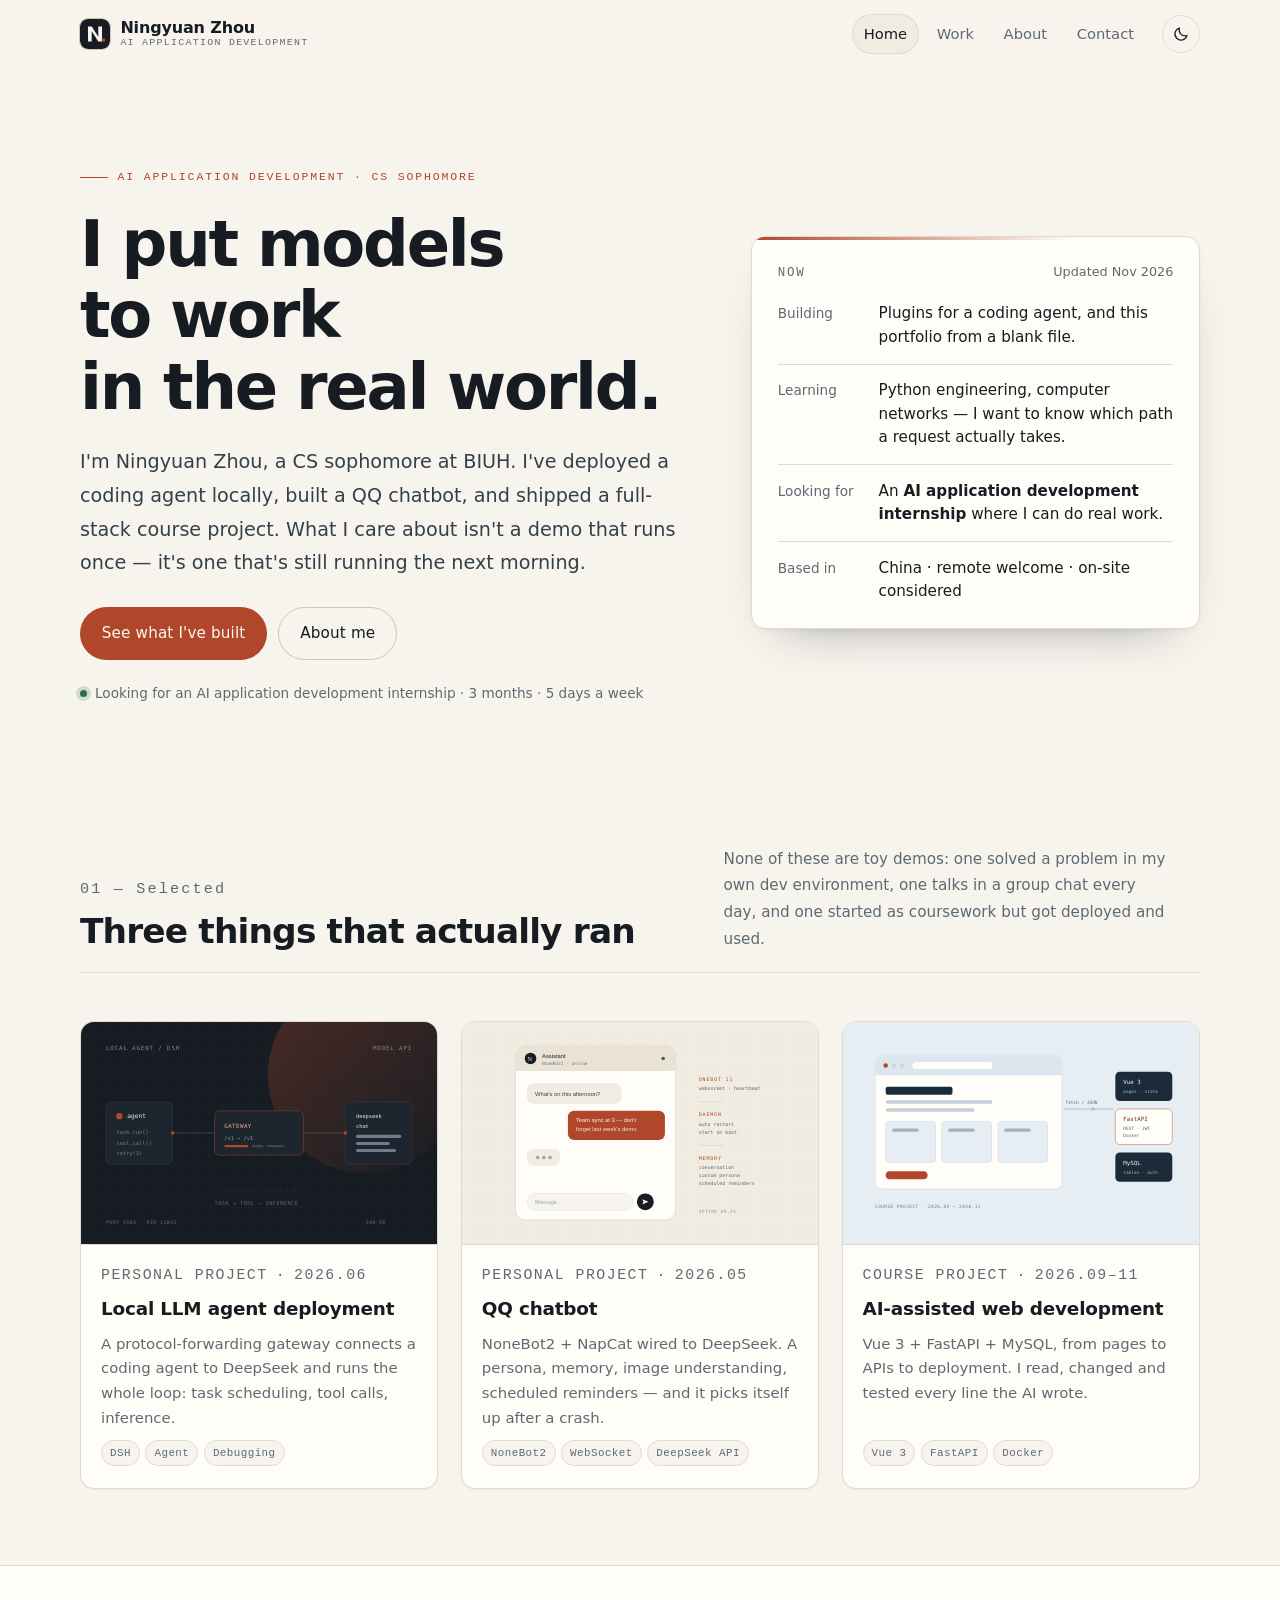
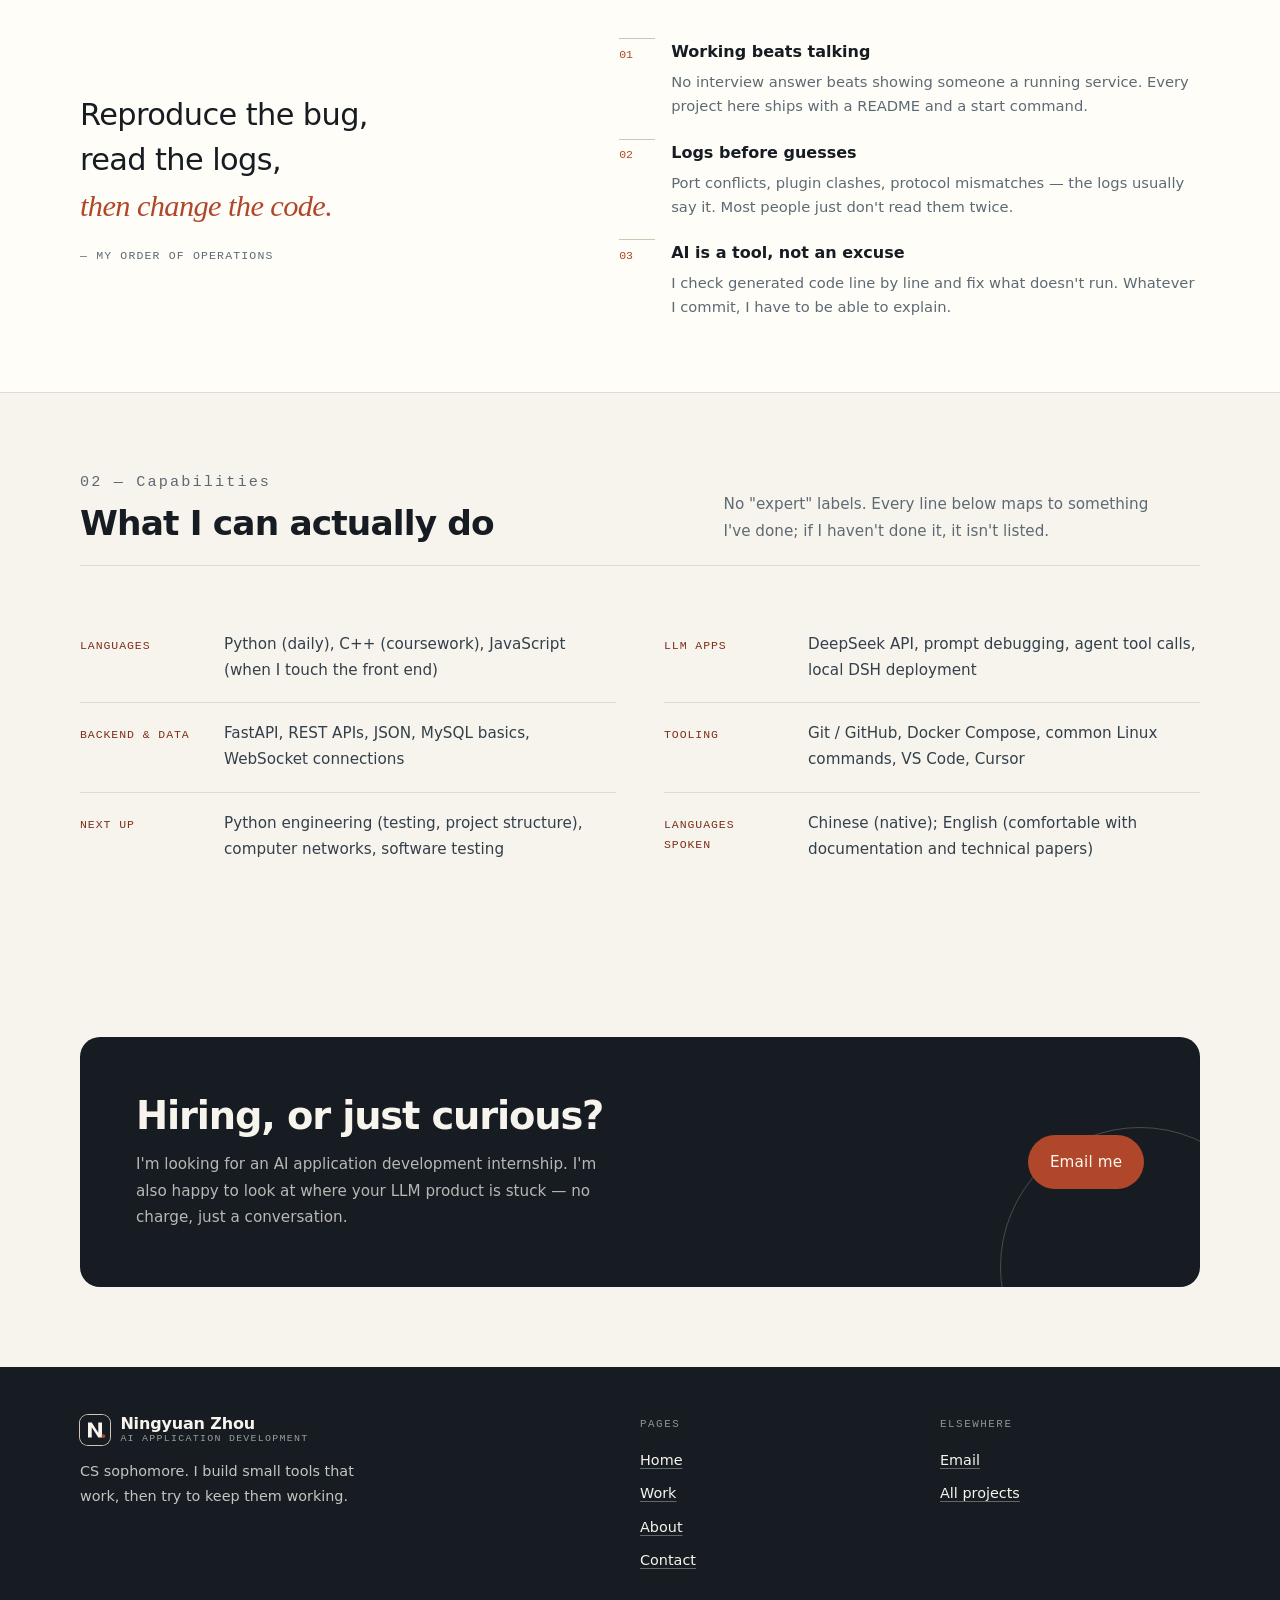
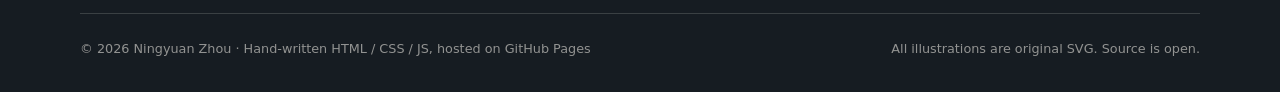
<file: index.html>
<!DOCTYPE html>
<html lang="en" class="no-js">
<head>
<meta charset="utf-8">
<meta name="viewport" content="width=device-width, initial-scale=1">
<title>Ningyuan Zhou · AI Application Development — Portfolio</title>
<meta name="description" content="Portfolio of Ningyuan Zhou: a locally deployed LLM agent, a QQ chatbot, and a full-stack course project built from scratch. CS sophomore at BIUH looking for an AI application development internship.">
<link rel="canonical" href="https://swdlawa.github.io/portfolio/">

<!-- Open Graph / social sharing -->
<meta property="og:type" content="website">
<meta property="og:site_name" content="Ningyuan Zhou · Portfolio">
<meta property="og:locale" content="en_US">
<meta property="og:title" content="Ningyuan Zhou · AI Application Development — Portfolio">
<meta property="og:description" content="Putting models to work in real life: a local agent deployment, a QQ chatbot, a full-stack course project.">
<meta property="og:url" content="https://swdlawa.github.io/portfolio/">
<meta property="og:image" content="https://swdlawa.github.io/portfolio/assets/og-image.png">
<meta property="og:image:width" content="1200">
<meta property="og:image:height" content="630">
<meta property="og:image:alt" content="Ningyuan Zhou portfolio: putting models to work in real life.">
<meta name="twitter:card" content="summary_large_image">
<meta name="twitter:title" content="Ningyuan Zhou · AI Application Development — Portfolio">
<meta name="twitter:description" content="Putting models to work in real life: a local agent deployment, a QQ chatbot, a full-stack course project.">
<meta name="twitter:image" content="https://swdlawa.github.io/portfolio/assets/og-image.png">

<link rel="icon" href="favicon.ico" sizes="16x16 32x32 48x48">
<link rel="icon" href="assets/favicon.svg" type="image/svg+xml">
<link rel="icon" href="assets/favicon.png" type="image/png" sizes="64x64">
<link rel="apple-touch-icon" href="assets/apple-touch-icon.png">
<link rel="manifest" href="manifest.webmanifest">
<meta name="theme-color" content="#f7f4ed">
<link rel="stylesheet" href="css/styles.css">
<script>
  /* Set the theme before first paint so there is no flash of the wrong one. */
  (function () {
    var root = document.documentElement;
    root.classList.remove("no-js");
    try {
      var saved = localStorage.getItem("theme");
      var theme = saved || (window.matchMedia("(prefers-color-scheme: dark)").matches ? "dark" : "light");
      root.setAttribute("data-theme", theme);
    } catch (e) {
      root.setAttribute("data-theme", "light");
    }
  })();
</script>
<script src="js/main.js" defer></script>
</head>
<body>
<a class="skip-link" href="#main">Skip to main content</a>

<header class="site-header">
  <div class="wrap header-inner">
    <a class="brand" href="index.html">
      <img class="brand-mark" src="assets/favicon.svg" alt="" width="30" height="30">
      <span class="brand-text">Ningyuan Zhou<small>AI application development</small></span>
    </a>

    <nav class="site-nav" id="site-nav" aria-label="Main navigation">
      <ul>
        <li><a href="index.html" aria-current="page">Home</a></li>
        <li><a href="work.html">Work</a></li>
        <li><a href="about.html">About</a></li>
        <li><a href="contact.html">Contact</a></li>
      </ul>
    </nav>

    <div class="header-tools">
      <button class="icon-btn theme-toggle" type="button" data-theme-toggle aria-pressed="false" aria-label="Switch to dark theme">
        <svg class="icon-sun" viewBox="0 0 24 24" fill="none" stroke="currentColor" stroke-width="1.7" stroke-linecap="round" aria-hidden="true">
          <circle cx="12" cy="12" r="4.2"/>
          <path d="M12 2.5v2M12 19.5v2M2.5 12h2M19.5 12h2M5.2 5.2l1.4 1.4M17.4 17.4l1.4 1.4M18.8 5.2l-1.4 1.4M6.6 17.4l-1.4 1.4"/>
        </svg>
        <svg class="icon-moon" viewBox="0 0 24 24" fill="none" stroke="currentColor" stroke-width="1.7" stroke-linecap="round" stroke-linejoin="round" aria-hidden="true">
          <path d="M20 14.2A8.2 8.2 0 0 1 9.8 4a8.2 8.2 0 1 0 10.2 10.2Z"/>
        </svg>
      </button>
      <button class="icon-btn nav-toggle" type="button" data-nav-toggle aria-expanded="false" aria-controls="site-nav" aria-label="Open menu">
        <svg viewBox="0 0 24 24" fill="none" stroke="currentColor" stroke-width="1.8" stroke-linecap="round" aria-hidden="true">
          <path d="M4 7h16M4 12h16M4 17h16"/>
        </svg>
      </button>
    </div>
  </div>
</header>

<main id="main">

  <!-- Hero ---------------------------------------------------------------->
  <div class="wrap hero">
    <div class="hero-copy">
      <p class="eyebrow">AI application development · CS sophomore</p>
      <h1>I put models to work<br>in the real world.</h1>
      <p class="lede">I'm Ningyuan Zhou, a CS sophomore at BIUH. I've deployed a coding agent locally, built a QQ chatbot, and shipped a full-stack course project. What I care about isn't a demo that runs once — it's one that's still running the next morning.</p>
      <div class="hero-actions">
        <a class="btn btn--accent" href="work.html">See what I've built</a>
        <a class="btn btn--ghost" href="about.html">About me</a>
      </div>
      <p class="hero-note"><span class="dot" aria-hidden="true"></span>Looking for an AI application development internship · 3 months · 5 days a week</p>
    </div>

    <aside class="status-card" aria-labelledby="status-title">
      <div class="status-head">
        <h2 id="status-title">Now</h2>
        <span class="muted" style="font-size:.8rem">Updated Nov 2026</span>
      </div>
      <dl class="status-list">
        <div>
          <dt>Building</dt>
          <dd>Plugins for a coding agent, and this portfolio from a blank file.</dd>
        </div>
        <div>
          <dt>Learning</dt>
          <dd>Python engineering, computer networks — I want to know which path a request actually takes.</dd>
        </div>
        <div>
          <dt>Looking for</dt>
          <dd>An <strong>AI application development internship</strong> where I can do real work.</dd>
        </div>
        <div>
          <dt>Based in</dt>
          <dd>China · remote welcome · on-site considered</dd>
        </div>
      </dl>
    </aside>
  </div>

  <!-- Selected work ------------------------------------------------------->
  <section class="section" aria-labelledby="work-title">
    <div class="wrap">
      <div class="section-head reveal">
        <div>
          <p class="section-num">01 — Selected</p>
          <h2 id="work-title">Three things that actually ran</h2>
        </div>
        <p>None of these are toy demos: one solved a problem in my own dev environment, one talks in a group chat every day, and one started as coursework but got deployed and used.</p>
      </div>

      <ul class="card-grid" role="list">
        <li class="project-card reveal">
          <a href="project-dsh.html">
            <div class="card-media">
              <img src="assets/cover-dsh.svg" alt="Diagram: a coding agent connected to the DeepSeek model through a protocol gateway" width="800" height="500" loading="lazy">
            </div>
            <div class="card-body">
              <p class="card-kicker"><span>Personal project</span><span>·</span><time datetime="2026-06">2026.06</time></p>
              <h3>Local LLM agent deployment</h3>
              <p>A protocol-forwarding gateway connects a coding agent to DeepSeek and runs the whole loop: task scheduling, tool calls, inference.</p>
              <ul class="tag-row" role="list">
                <li class="tag">DSH</li>
                <li class="tag">Agent</li>
                <li class="tag">Debugging</li>
              </ul>
            </div>
          </a>
        </li>

        <li class="project-card reveal">
          <a href="project-qqbot.html">
            <div class="card-media">
              <img src="assets/cover-qqbot.svg" alt="Diagram: a QQ chatbot conversation window, annotated with WebSocket, daemon and memory" width="800" height="500" loading="lazy">
            </div>
            <div class="card-body">
              <p class="card-kicker"><span>Personal project</span><span>·</span><time datetime="2026-05">2026.05</time></p>
              <h3>QQ chatbot</h3>
              <p>NoneBot2 + NapCat wired to DeepSeek. A persona, memory, image understanding, scheduled reminders — and it picks itself up after a crash.</p>
              <ul class="tag-row" role="list">
                <li class="tag">NoneBot2</li>
                <li class="tag">WebSocket</li>
                <li class="tag">DeepSeek API</li>
              </ul>
            </div>
          </a>
        </li>

        <li class="project-card reveal">
          <a href="project-web.html">
            <div class="card-media">
              <img src="assets/cover-web.svg" alt="Diagram: a browser, a FastAPI API layer and a MySQL database" width="800" height="500" loading="lazy">
            </div>
            <div class="card-body">
              <p class="card-kicker"><span>Course project</span><span>·</span><time datetime="2026-11">2026.09–11</time></p>
              <h3>AI-assisted web development</h3>
              <p>Vue 3 + FastAPI + MySQL, from pages to APIs to deployment. I read, changed and tested every line the AI wrote.</p>
              <ul class="tag-row" role="list">
                <li class="tag">Vue 3</li>
                <li class="tag">FastAPI</li>
                <li class="tag">Docker</li>
              </ul>
            </div>
          </a>
        </li>
      </ul>
    </div>
  </section>

  <!-- Philosophy ---------------------------------------------------------->
  <section class="quote-band" aria-label="How I work">
    <div class="wrap quote-inner">
      <figure>
        <blockquote>Reproduce the bug,<br>read the logs,<br><em>then change the code.</em></blockquote>
        <figcaption>— My order of operations</figcaption>
      </figure>
      <ul class="working-list" role="list">
        <li>
          <span class="step">01</span>
          <div>
            <h3>Working beats talking</h3>
            <p>No interview answer beats showing someone a running service. Every project here ships with a README and a start command.</p>
          </div>
        </li>
        <li>
          <span class="step">02</span>
          <div>
            <h3>Logs before guesses</h3>
            <p>Port conflicts, plugin clashes, protocol mismatches — the logs usually say it. Most people just don't read them twice.</p>
          </div>
        </li>
        <li>
          <span class="step">03</span>
          <div>
            <h3>AI is a tool, not an excuse</h3>
            <p>I check generated code line by line and fix what doesn't run. Whatever I commit, I have to be able to explain.</p>
          </div>
        </li>
      </ul>
    </div>
  </section>

  <!-- Skills -------------------------------------------------------------->
  <section class="section" aria-labelledby="skills-title">
    <div class="wrap">
      <div class="section-head reveal">
        <div>
          <p class="section-num">02 — Capabilities</p>
          <h2 id="skills-title">What I can actually do</h2>
        </div>
        <p>No "expert" labels. Every line below maps to something I've done; if I haven't done it, it isn't listed.</p>
      </div>

      <dl class="skills reveal">
        <div class="skill">
          <dt>Languages</dt>
          <dd>Python (daily), C++ (coursework), JavaScript (when I touch the front end)</dd>
        </div>
        <div class="skill">
          <dt>LLM apps</dt>
          <dd>DeepSeek API, prompt debugging, agent tool calls, local DSH deployment</dd>
        </div>
        <div class="skill">
          <dt>Backend &amp; data</dt>
          <dd>FastAPI, REST APIs, JSON, MySQL basics, WebSocket connections</dd>
        </div>
        <div class="skill">
          <dt>Tooling</dt>
          <dd>Git / GitHub, Docker Compose, common Linux commands, VS Code, Cursor</dd>
        </div>
        <div class="skill">
          <dt>Next up</dt>
          <dd>Python engineering (testing, project structure), computer networks, software testing</dd>
        </div>
        <div class="skill">
          <dt>Languages spoken</dt>
          <dd>Chinese (native); English (comfortable with documentation and technical papers)</dd>
        </div>
      </dl>
    </div>
  </section>

  <!-- CTA ----------------------------------------------------------------->
  <section class="cta" aria-labelledby="cta-title">
    <div class="wrap">
      <div class="cta-inner reveal">
        <div>
          <h2 id="cta-title">Hiring, or just curious?</h2>
          <p>I'm looking for an AI application development internship. I'm also happy to look at where your LLM product is stuck — no charge, just a conversation.</p>
        </div>
        <a class="btn" href="contact.html">Email me</a>
      </div>
    </div>
  </section>

</main>

<footer class="site-footer">
  <div class="wrap">
    <div class="footer-grid">
      <div class="footer-brand">
        <a class="brand" href="index.html">
          <img class="brand-mark" src="assets/favicon.svg" alt="" width="30" height="30">
          <span class="brand-text">Ningyuan Zhou<small>AI application development</small></span>
        </a>
        <p>CS sophomore. I build small tools that work, then try to keep them working.</p>
      </div>
      <div class="footer-col">
        <h2>Pages</h2>
        <ul>
          <li><a href="index.html">Home</a></li>
          <li><a href="work.html">Work</a></li>
          <li><a href="about.html">About</a></li>
          <li><a href="contact.html">Contact</a></li>
        </ul>
      </div>
      <div class="footer-col">
        <h2>Elsewhere</h2>
        <ul>
          <li><a href="mailto:x20250081@stu.biuh.edu.cn">Email</a></li>
          <li><a href="work.html">All projects</a></li>
        </ul>
      </div>
    </div>
    <div class="footer-bottom">
      <p>© <span data-year>2026</span> Ningyuan Zhou · Hand-written HTML / CSS / JS, hosted on GitHub Pages</p>
      <p>All illustrations are original SVG. Source is open.</p>
    </div>
  </div>
</footer>

<button class="to-top" type="button" data-to-top aria-label="Back to top">
  <svg viewBox="0 0 24 24" width="18" height="18" fill="none" stroke="currentColor" stroke-width="1.8" stroke-linecap="round" stroke-linejoin="round" aria-hidden="true">
    <path d="M12 19V5M5 12l7-7 7 7"/>
  </svg>
</button>
</body>
</html>
</file>
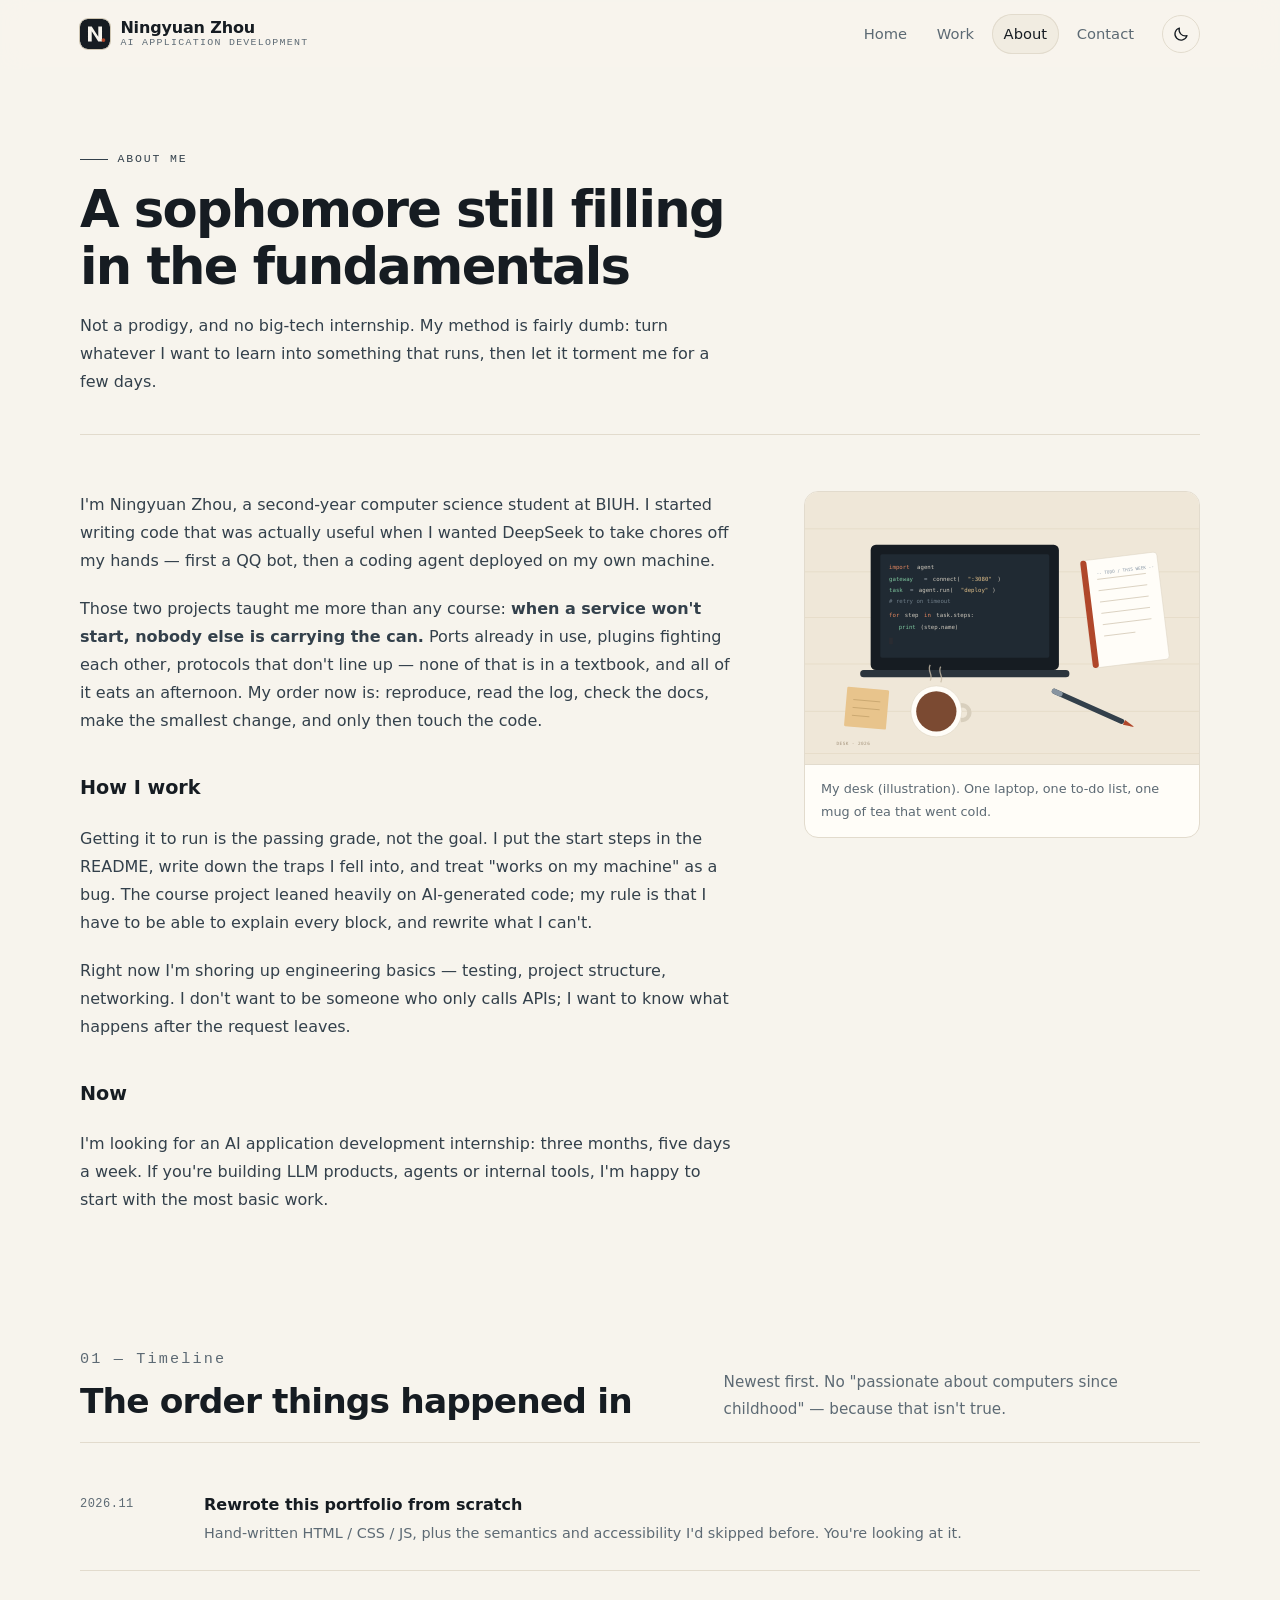
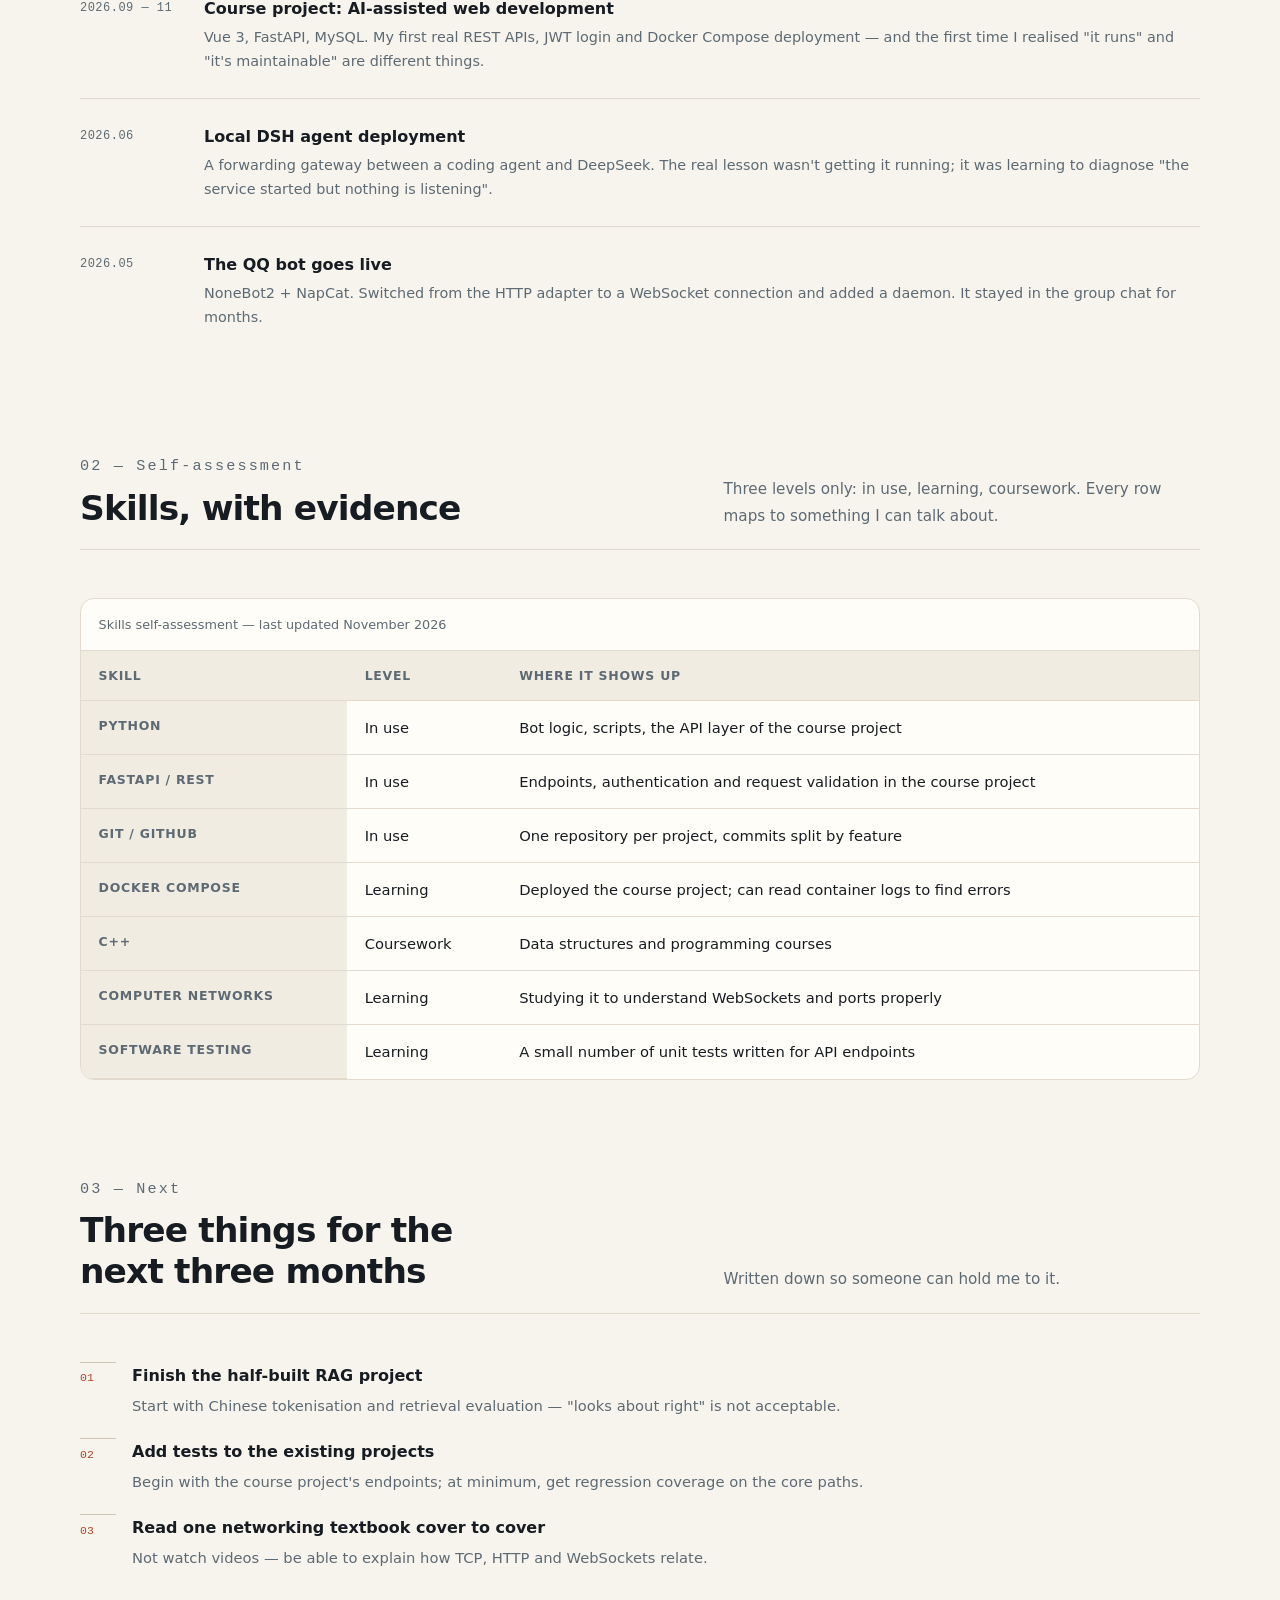
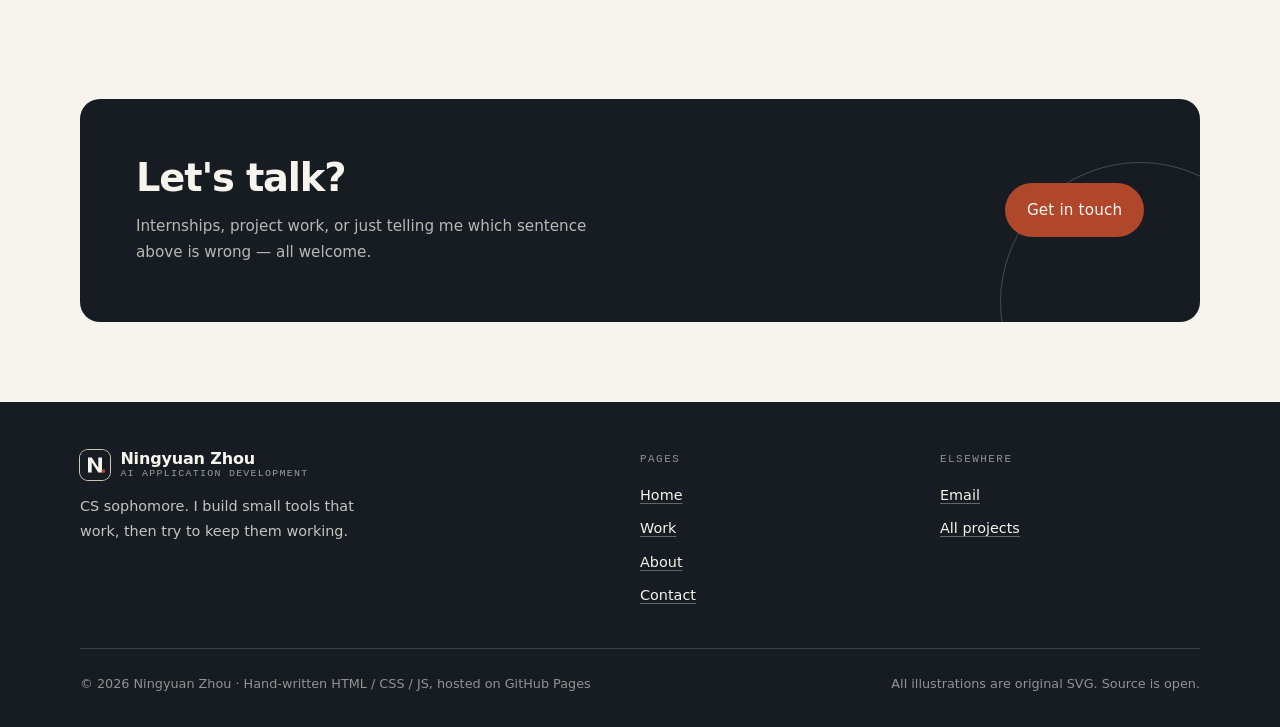
<file: about.html>
<!DOCTYPE html>
<html lang="en" class="no-js">
<head>
<meta charset="utf-8">
<meta name="viewport" content="width=device-width, initial-scale=1">
<title>About · Ningyuan Zhou</title>
<meta name="description" content="About Ningyuan Zhou: a computer science sophomore at BIUH, teaching himself LLM application development through agent deployments and chatbots.">
<link rel="canonical" href="https://swdlawa.github.io/portfolio/about.html">

<meta property="og:type" content="profile">
<meta property="og:site_name" content="Ningyuan Zhou · Portfolio">
<meta property="og:locale" content="en_US">
<meta property="og:title" content="About · Ningyuan Zhou">
<meta property="og:description" content="CS sophomore at BIUH, self-taught in LLM applications. No 'expert' labels — only things I've actually done.">
<meta property="og:url" content="https://swdlawa.github.io/portfolio/about.html">
<meta property="og:image" content="https://swdlawa.github.io/portfolio/assets/og-image.png">
<meta property="og:image:width" content="1200">
<meta property="og:image:height" content="630">
<meta property="og:image:alt" content="Ningyuan Zhou portfolio: putting models to work in real life.">
<meta name="twitter:card" content="summary_large_image">
<meta name="twitter:title" content="About · Ningyuan Zhou">
<meta name="twitter:description" content="CS sophomore at BIUH, self-taught in LLM applications. No 'expert' labels — only things I've actually done.">
<meta name="twitter:image" content="https://swdlawa.github.io/portfolio/assets/og-image.png">

<link rel="icon" href="favicon.ico" sizes="16x16 32x32 48x48">
<link rel="icon" href="assets/favicon.svg" type="image/svg+xml">
<link rel="icon" href="assets/favicon.png" type="image/png" sizes="64x64">
<link rel="apple-touch-icon" href="assets/apple-touch-icon.png">
<link rel="manifest" href="manifest.webmanifest">
<meta name="theme-color" content="#f7f4ed">
<link rel="stylesheet" href="css/styles.css">
<script>
  (function () {
    var root = document.documentElement;
    root.classList.remove("no-js");
    try {
      var saved = localStorage.getItem("theme");
      var theme = saved || (window.matchMedia("(prefers-color-scheme: dark)").matches ? "dark" : "light");
      root.setAttribute("data-theme", theme);
    } catch (e) {
      root.setAttribute("data-theme", "light");
    }
  })();
</script>
<script src="js/main.js" defer></script>
</head>
<body>
<a class="skip-link" href="#main">Skip to main content</a>

<header class="site-header">
  <div class="wrap header-inner">
    <a class="brand" href="index.html">
      <img class="brand-mark" src="assets/favicon.svg" alt="" width="30" height="30">
      <span class="brand-text">Ningyuan Zhou<small>AI application development</small></span>
    </a>
    <nav class="site-nav" id="site-nav" aria-label="Main navigation">
      <ul>
        <li><a href="index.html">Home</a></li>
        <li><a href="work.html">Work</a></li>
        <li><a href="about.html" aria-current="page">About</a></li>
        <li><a href="contact.html">Contact</a></li>
      </ul>
    </nav>
    <div class="header-tools">
      <button class="icon-btn theme-toggle" type="button" data-theme-toggle aria-pressed="false" aria-label="Switch to dark theme">
        <svg class="icon-sun" viewBox="0 0 24 24" fill="none" stroke="currentColor" stroke-width="1.7" stroke-linecap="round" aria-hidden="true">
          <circle cx="12" cy="12" r="4.2"/>
          <path d="M12 2.5v2M12 19.5v2M2.5 12h2M19.5 12h2M5.2 5.2l1.4 1.4M17.4 17.4l1.4 1.4M18.8 5.2l-1.4 1.4M6.6 17.4l-1.4 1.4"/>
        </svg>
        <svg class="icon-moon" viewBox="0 0 24 24" fill="none" stroke="currentColor" stroke-width="1.7" stroke-linecap="round" stroke-linejoin="round" aria-hidden="true">
          <path d="M20 14.2A8.2 8.2 0 0 1 9.8 4a8.2 8.2 0 1 0 10.2 10.2Z"/>
        </svg>
      </button>
      <button class="icon-btn nav-toggle" type="button" data-nav-toggle aria-expanded="false" aria-controls="site-nav" aria-label="Open menu">
        <svg viewBox="0 0 24 24" fill="none" stroke="currentColor" stroke-width="1.8" stroke-linecap="round" aria-hidden="true">
          <path d="M4 7h16M4 12h16M4 17h16"/>
        </svg>
      </button>
    </div>
  </div>
</header>

<main id="main">

  <div class="wrap">
    <div class="page-head">
      <p class="eyebrow">About me</p>
      <h1>A sophomore still filling in the fundamentals</h1>
      <p>Not a prodigy, and no big-tech internship. My method is fairly dumb: turn whatever I want to learn into something that runs, then let it torment me for a few days.</p>
    </div>

    <div class="about-grid">
      <div class="about-copy">
        <p>I'm Ningyuan Zhou, a second-year computer science student at BIUH. I started writing code that was actually useful when I wanted DeepSeek to take chores off my hands — first a QQ bot, then a coding agent deployed on my own machine.</p>

        <p>Those two projects taught me more than any course: <strong>when a service won't start, nobody else is carrying the can.</strong> Ports already in use, plugins fighting each other, protocols that don't line up — none of that is in a textbook, and all of it eats an afternoon. My order now is: reproduce, read the log, check the docs, make the smallest change, and only then touch the code.</p>

        <h2>How I work</h2>
        <p>Getting it to run is the passing grade, not the goal. I put the start steps in the README, write down the traps I fell into, and treat "works on my machine" as a bug. The course project leaned heavily on AI-generated code; my rule is that I have to be able to explain every block, and rewrite what I can't.</p>

        <p>Right now I'm shoring up engineering basics — testing, project structure, networking. I don't want to be someone who only calls APIs; I want to know what happens after the request leaves.</p>

        <h2>Now</h2>
        <p>I'm looking for an AI application development internship: three months, five days a week. If you're building LLM products, agents or internal tools, I'm happy to start with the most basic work.</p>
      </div>

      <figure class="portrait">
        <img src="assets/desk.svg" alt="Illustration: a top-down view of a desk with a laptop running a short agent script, a notebook, a pen and a mug of tea" width="900" height="620">
        <figcaption>My desk (illustration). One laptop, one to-do list, one mug of tea that went cold.</figcaption>
      </figure>
    </div>
  </div>

  <section class="section" aria-labelledby="timeline-title">
    <div class="wrap">
      <div class="section-head">
        <div>
          <p class="section-num">01 — Timeline</p>
          <h2 id="timeline-title">The order things happened in</h2>
        </div>
        <p>Newest first. No "passionate about computers since childhood" — because that isn't true.</p>
      </div>

      <ol class="timeline" role="list">
        <li>
          <time datetime="2026-11">2026.11</time>
          <div>
            <h3>Rewrote this portfolio from scratch</h3>
            <p>Hand-written HTML / CSS / JS, plus the semantics and accessibility I'd skipped before. You're looking at it.</p>
          </div>
        </li>
        <li>
          <time datetime="2026-09">2026.09 — 11</time>
          <div>
            <h3>Course project: AI-assisted web development</h3>
            <p>Vue 3, FastAPI, MySQL. My first real REST APIs, JWT login and Docker Compose deployment — and the first time I realised "it runs" and "it's maintainable" are different things.</p>
          </div>
        </li>
        <li>
          <time datetime="2026-06">2026.06</time>
          <div>
            <h3>Local DSH agent deployment</h3>
            <p>A forwarding gateway between a coding agent and DeepSeek. The real lesson wasn't getting it running; it was learning to diagnose "the service started but nothing is listening".</p>
          </div>
        </li>
        <li>
          <time datetime="2026-05">2026.05</time>
          <div>
            <h3>The QQ bot goes live</h3>
            <p>NoneBot2 + NapCat. Switched from the HTTP adapter to a WebSocket connection and added a daemon. It stayed in the group chat for months.</p>
          </div>
        </li>
      </ol>
    </div>
  </section>

  <section class="section section--tight" aria-labelledby="table-title">
    <div class="wrap">
      <div class="section-head">
        <div>
          <p class="section-num">02 — Self-assessment</p>
          <h2 id="table-title">Skills, with evidence</h2>
        </div>
        <p>Three levels only: in use, learning, coursework. Every row maps to something I can talk about.</p>
      </div>

      <div class="table-wrap">
        <table>
          <caption>Skills self-assessment — last updated November 2026</caption>
          <thead>
            <tr>
              <th scope="col">Skill</th>
              <th scope="col">Level</th>
              <th scope="col">Where it shows up</th>
            </tr>
          </thead>
          <tbody>
            <tr>
              <th scope="row">Python</th>
              <td>In use</td>
              <td>Bot logic, scripts, the API layer of the course project</td>
            </tr>
            <tr>
              <th scope="row">FastAPI / REST</th>
              <td>In use</td>
              <td>Endpoints, authentication and request validation in the course project</td>
            </tr>
            <tr>
              <th scope="row">Git / GitHub</th>
              <td>In use</td>
              <td>One repository per project, commits split by feature</td>
            </tr>
            <tr>
              <th scope="row">Docker Compose</th>
              <td>Learning</td>
              <td>Deployed the course project; can read container logs to find errors</td>
            </tr>
            <tr>
              <th scope="row">C++</th>
              <td>Coursework</td>
              <td>Data structures and programming courses</td>
            </tr>
            <tr>
              <th scope="row">Computer networks</th>
              <td>Learning</td>
              <td>Studying it to understand WebSockets and ports properly</td>
            </tr>
            <tr>
              <th scope="row">Software testing</th>
              <td>Learning</td>
              <td>A small number of unit tests written for API endpoints</td>
            </tr>
          </tbody>
        </table>
      </div>
    </div>
  </section>

  <section class="section section--tight" aria-labelledby="now-title">
    <div class="wrap">
      <div class="section-head">
        <div>
          <p class="section-num">03 — Next</p>
          <h2 id="now-title">Three things for the next three months</h2>
        </div>
        <p>Written down so someone can hold me to it.</p>
      </div>
      <ul class="working-list" role="list">
        <li>
          <span class="step">01</span>
          <div>
            <h3>Finish the half-built RAG project</h3>
            <p>Start with Chinese tokenisation and retrieval evaluation — "looks about right" is not acceptable.</p>
          </div>
        </li>
        <li>
          <span class="step">02</span>
          <div>
            <h3>Add tests to the existing projects</h3>
            <p>Begin with the course project's endpoints; at minimum, get regression coverage on the core paths.</p>
          </div>
        </li>
        <li>
          <span class="step">03</span>
          <div>
            <h3>Read one networking textbook cover to cover</h3>
            <p>Not watch videos — be able to explain how TCP, HTTP and WebSockets relate.</p>
          </div>
        </li>
      </ul>
    </div>
  </section>

  <section class="cta" aria-labelledby="cta-title">
    <div class="wrap">
      <div class="cta-inner reveal">
        <div>
          <h2 id="cta-title">Let's talk?</h2>
          <p>Internships, project work, or just telling me which sentence above is wrong — all welcome.</p>
        </div>
        <a class="btn" href="contact.html">Get in touch</a>
      </div>
    </div>
  </section>

</main>

<footer class="site-footer">
  <div class="wrap">
    <div class="footer-grid">
      <div class="footer-brand">
        <a class="brand" href="index.html">
          <img class="brand-mark" src="assets/favicon.svg" alt="" width="30" height="30">
          <span class="brand-text">Ningyuan Zhou<small>AI application development</small></span>
        </a>
        <p>CS sophomore. I build small tools that work, then try to keep them working.</p>
      </div>
      <div class="footer-col">
        <h2>Pages</h2>
        <ul>
          <li><a href="index.html">Home</a></li>
          <li><a href="work.html">Work</a></li>
          <li><a href="about.html">About</a></li>
          <li><a href="contact.html">Contact</a></li>
        </ul>
      </div>
      <div class="footer-col">
        <h2>Elsewhere</h2>
        <ul>
          <li><a href="mailto:x20250081@stu.biuh.edu.cn">Email</a></li>
          <li><a href="work.html">All projects</a></li>
        </ul>
      </div>
    </div>
    <div class="footer-bottom">
      <p>© <span data-year>2026</span> Ningyuan Zhou · Hand-written HTML / CSS / JS, hosted on GitHub Pages</p>
      <p>All illustrations are original SVG. Source is open.</p>
    </div>
  </div>
</footer>

<button class="to-top" type="button" data-to-top aria-label="Back to top">
  <svg viewBox="0 0 24 24" width="18" height="18" fill="none" stroke="currentColor" stroke-width="1.8" stroke-linecap="round" stroke-linejoin="round" aria-hidden="true">
    <path d="M12 19V5M5 12l7-7 7 7"/>
  </svg>
</button>
</body>
</html>
</file>
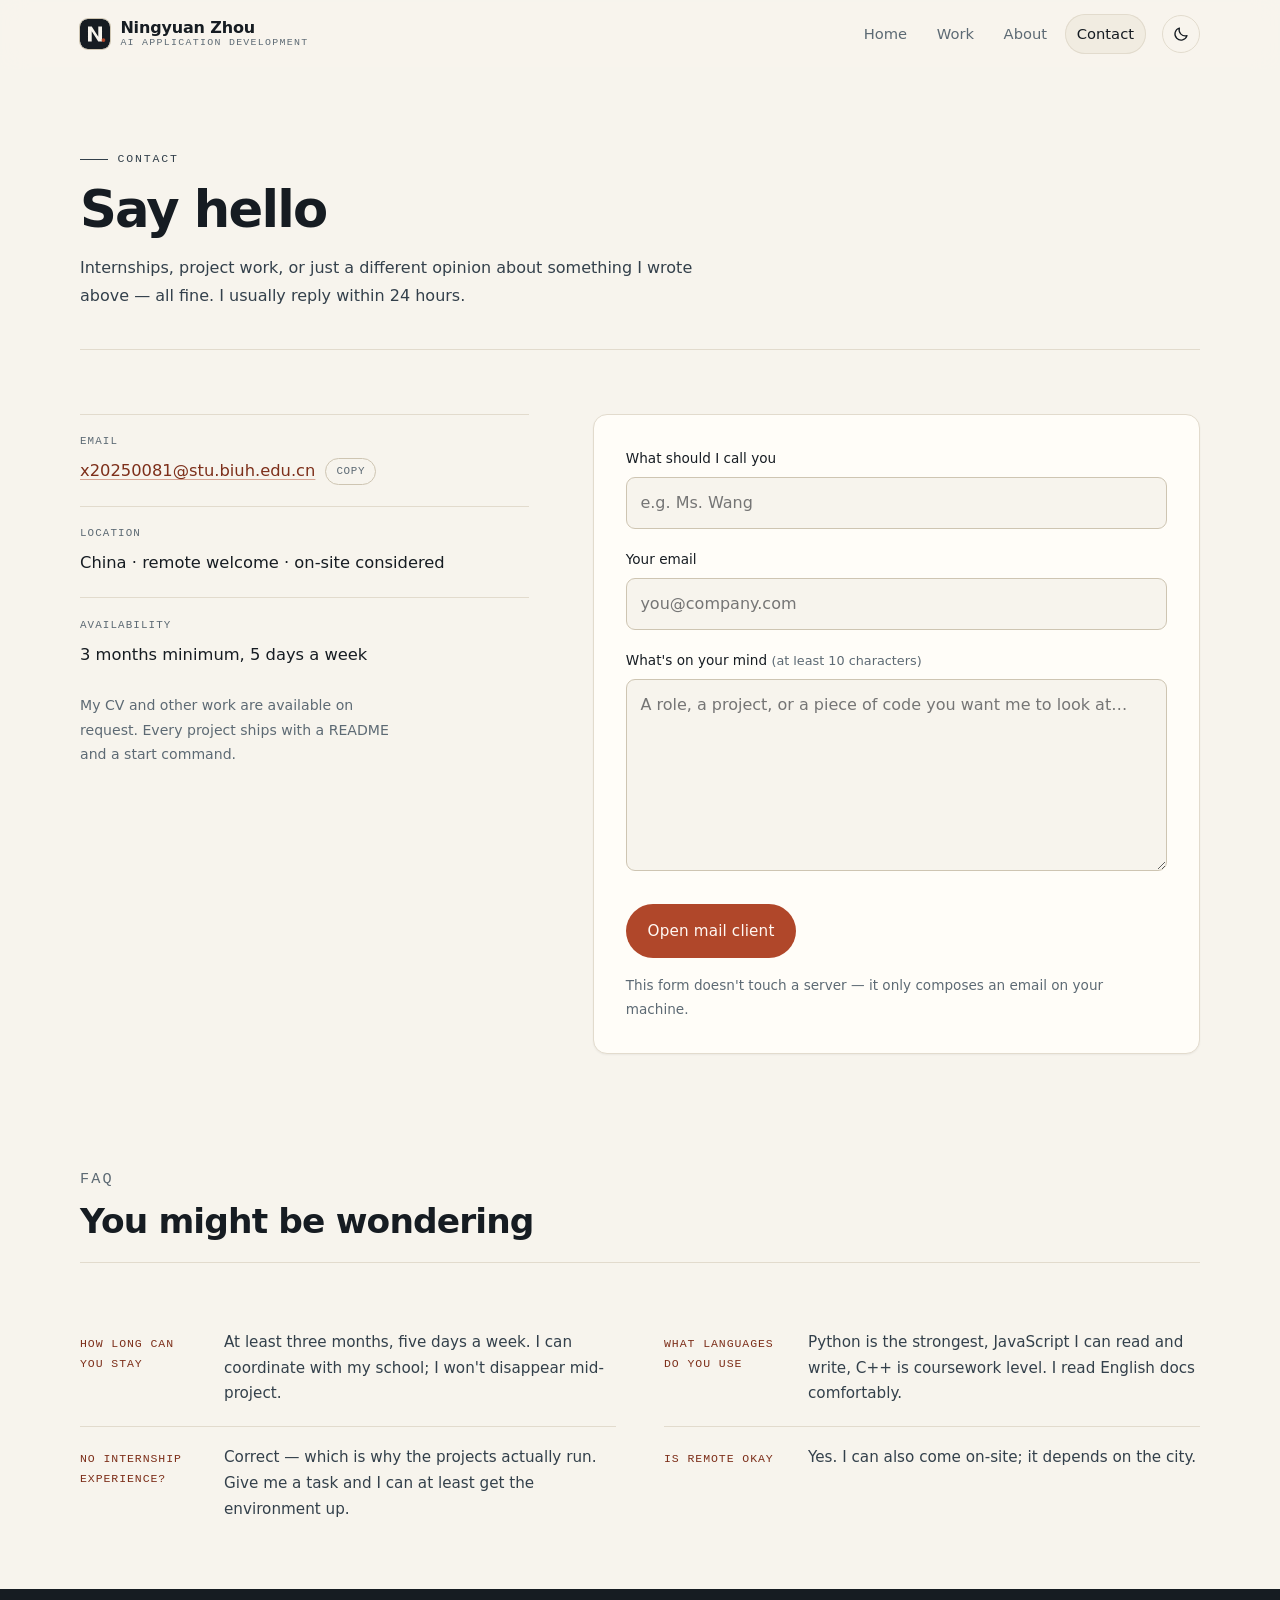
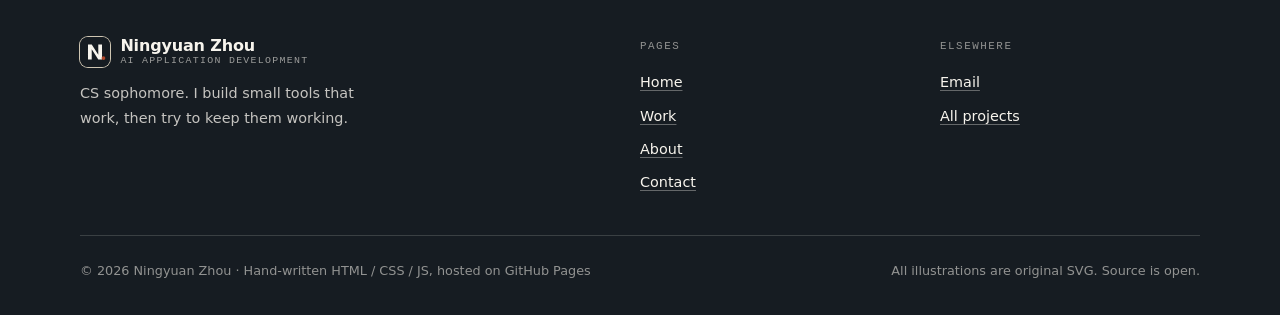
<file: contact.html>
<!DOCTYPE html>
<html lang="en" class="no-js">
<head>
<meta charset="utf-8">
<meta name="viewport" content="width=device-width, initial-scale=1">
<title>Contact · Ningyuan Zhou</title>
<meta name="description" content="Contact Ningyuan Zhou by email, or send a message from this page. Currently looking for an AI application development internship.">
<link rel="canonical" href="https://swdlawa.github.io/portfolio/contact.html">

<meta property="og:type" content="website">
<meta property="og:site_name" content="Ningyuan Zhou · Portfolio">
<meta property="og:locale" content="en_US">
<meta property="og:title" content="Contact · Ningyuan Zhou">
<meta property="og:description" content="Internships, project work, or just a conversation — all welcome.">
<meta property="og:url" content="https://swdlawa.github.io/portfolio/contact.html">
<meta property="og:image" content="https://swdlawa.github.io/portfolio/assets/og-image.png">
<meta property="og:image:width" content="1200">
<meta property="og:image:height" content="630">
<meta property="og:image:alt" content="Ningyuan Zhou portfolio: putting models to work in real life.">
<meta name="twitter:card" content="summary_large_image">
<meta name="twitter:title" content="Contact · Ningyuan Zhou">
<meta name="twitter:description" content="Internships, project work, or just a conversation — all welcome.">
<meta name="twitter:image" content="https://swdlawa.github.io/portfolio/assets/og-image.png">

<link rel="icon" href="favicon.ico" sizes="16x16 32x32 48x48">
<link rel="icon" href="assets/favicon.svg" type="image/svg+xml">
<link rel="icon" href="assets/favicon.png" type="image/png" sizes="64x64">
<link rel="apple-touch-icon" href="assets/apple-touch-icon.png">
<link rel="manifest" href="manifest.webmanifest">
<meta name="theme-color" content="#f7f4ed">
<link rel="stylesheet" href="css/styles.css">
<script>
  (function () {
    var root = document.documentElement;
    root.classList.remove("no-js");
    try {
      var saved = localStorage.getItem("theme");
      var theme = saved || (window.matchMedia("(prefers-color-scheme: dark)").matches ? "dark" : "light");
      root.setAttribute("data-theme", theme);
    } catch (e) {
      root.setAttribute("data-theme", "light");
    }
  })();
</script>
<script src="js/main.js" defer></script>
</head>
<body>
<a class="skip-link" href="#main">Skip to main content</a>

<header class="site-header">
  <div class="wrap header-inner">
    <a class="brand" href="index.html">
      <img class="brand-mark" src="assets/favicon.svg" alt="" width="30" height="30">
      <span class="brand-text">Ningyuan Zhou<small>AI application development</small></span>
    </a>
    <nav class="site-nav" id="site-nav" aria-label="Main navigation">
      <ul>
        <li><a href="index.html">Home</a></li>
        <li><a href="work.html">Work</a></li>
        <li><a href="about.html">About</a></li>
        <li><a href="contact.html" aria-current="page">Contact</a></li>
      </ul>
    </nav>
    <div class="header-tools">
      <button class="icon-btn theme-toggle" type="button" data-theme-toggle aria-pressed="false" aria-label="Switch to dark theme">
        <svg class="icon-sun" viewBox="0 0 24 24" fill="none" stroke="currentColor" stroke-width="1.7" stroke-linecap="round" aria-hidden="true">
          <circle cx="12" cy="12" r="4.2"/>
          <path d="M12 2.5v2M12 19.5v2M2.5 12h2M19.5 12h2M5.2 5.2l1.4 1.4M17.4 17.4l1.4 1.4M18.8 5.2l-1.4 1.4M6.6 17.4l-1.4 1.4"/>
        </svg>
        <svg class="icon-moon" viewBox="0 0 24 24" fill="none" stroke="currentColor" stroke-width="1.7" stroke-linecap="round" stroke-linejoin="round" aria-hidden="true">
          <path d="M20 14.2A8.2 8.2 0 0 1 9.8 4a8.2 8.2 0 1 0 10.2 10.2Z"/>
        </svg>
      </button>
      <button class="icon-btn nav-toggle" type="button" data-nav-toggle aria-expanded="false" aria-controls="site-nav" aria-label="Open menu">
        <svg viewBox="0 0 24 24" fill="none" stroke="currentColor" stroke-width="1.8" stroke-linecap="round" aria-hidden="true">
          <path d="M4 7h16M4 12h16M4 17h16"/>
        </svg>
      </button>
    </div>
  </div>
</header>

<main id="main">

  <div class="wrap">
    <div class="page-head">
      <p class="eyebrow">Contact</p>
      <h1>Say hello</h1>
      <p>Internships, project work, or just a different opinion about something I wrote above — all fine. I usually reply within 24 hours.</p>
    </div>

    <div class="contact-grid">
      <div>
        <dl class="contact-list">
          <li>
            <dt>Email</dt>
            <dd>
              <div class="value">
                <!-- Replace with your real address: also update the mailto links and data-mailto in js/main.js -->
                <a href="mailto:x20250081@stu.biuh.edu.cn">x20250081@stu.biuh.edu.cn</a>
                <button class="copy-btn" type="button" data-copy="x20250081@stu.biuh.edu.cn">Copy</button>
              </div>
            </dd>
          </li>
          <li>
            <dt>Location</dt>
            <dd>
              <div class="value">China · remote welcome · on-site considered</div>
            </dd>
          </li>
          <li>
            <dt>Availability</dt>
            <dd>
              <div class="value">3 months minimum, 5 days a week</div>
            </dd>
          </li>
        </dl>

        <p class="muted" style="margin-top:1.5rem;font-size:.88rem;max-width:36ch">
          My CV and other work are available on request. Every project ships with a README and a start command.
        </p>
      </div>

      <form class="form-card" data-contact-form data-mailto="x20250081@stu.biuh.edu.cn" novalidate>
        <div class="field">
          <label for="name">What should I call you</label>
          <input id="name" name="name" type="text" autocomplete="name" placeholder="e.g. Ms. Wang" required aria-describedby="name-error">
          <p class="error-msg" id="name-error" role="alert"></p>
        </div>

        <div class="field">
          <label for="email">Your email</label>
          <input id="email" name="email" type="email" autocomplete="email" inputmode="email" placeholder="you@company.com" required aria-describedby="email-error">
          <p class="error-msg" id="email-error" role="alert"></p>
        </div>

        <div class="field">
          <label for="message">What's on your mind <span class="hint">(at least 10 characters)</span></label>
          <textarea id="message" name="message" rows="6" placeholder="A role, a project, or a piece of code you want me to look at…" required aria-describedby="message-error"></textarea>
          <p class="error-msg" id="message-error" role="alert"></p>
        </div>

        <div class="form-actions">
          <button class="btn btn--accent" type="submit">Open mail client</button>
          <p class="form-status" data-form-status role="status" aria-live="polite">This form doesn't touch a server — it only composes an email on your machine.</p>
        </div>
      </form>
    </div>
  </div>

  <section class="section section--tight" aria-labelledby="faq-title">
    <div class="wrap">
      <div class="section-head">
        <div>
          <p class="section-num">FAQ</p>
          <h2 id="faq-title">You might be wondering</h2>
        </div>
      </div>
      <dl class="skills">
        <div class="skill">
          <dt>How long can you stay</dt>
          <dd>At least three months, five days a week. I can coordinate with my school; I won't disappear mid-project.</dd>
        </div>
        <div class="skill">
          <dt>What languages do you use</dt>
          <dd>Python is the strongest, JavaScript I can read and write, C++ is coursework level. I read English docs comfortably.</dd>
        </div>
        <div class="skill">
          <dt>No internship experience?</dt>
          <dd>Correct — which is why the projects actually run. Give me a task and I can at least get the environment up.</dd>
        </div>
        <div class="skill">
          <dt>Is remote okay</dt>
          <dd>Yes. I can also come on-site; it depends on the city.</dd>
        </div>
      </dl>
    </div>
  </section>

</main>

<footer class="site-footer">
  <div class="wrap">
    <div class="footer-grid">
      <div class="footer-brand">
        <a class="brand" href="index.html">
          <img class="brand-mark" src="assets/favicon.svg" alt="" width="30" height="30">
          <span class="brand-text">Ningyuan Zhou<small>AI application development</small></span>
        </a>
        <p>CS sophomore. I build small tools that work, then try to keep them working.</p>
      </div>
      <div class="footer-col">
        <h2>Pages</h2>
        <ul>
          <li><a href="index.html">Home</a></li>
          <li><a href="work.html">Work</a></li>
          <li><a href="about.html">About</a></li>
          <li><a href="contact.html">Contact</a></li>
        </ul>
      </div>
      <div class="footer-col">
        <h2>Elsewhere</h2>
        <ul>
          <li><a href="mailto:x20250081@stu.biuh.edu.cn">Email</a></li>
          <li><a href="work.html">All projects</a></li>
        </ul>
      </div>
    </div>
    <div class="footer-bottom">
      <p>© <span data-year>2026</span> Ningyuan Zhou · Hand-written HTML / CSS / JS, hosted on GitHub Pages</p>
      <p>All illustrations are original SVG. Source is open.</p>
    </div>
  </div>
</footer>

<button class="to-top" type="button" data-to-top aria-label="Back to top">
  <svg viewBox="0 0 24 24" width="18" height="18" fill="none" stroke="currentColor" stroke-width="1.8" stroke-linecap="round" stroke-linejoin="round" aria-hidden="true">
    <path d="M12 19V5M5 12l7-7 7 7"/>
  </svg>
</button>
</body>
</html>
</file>
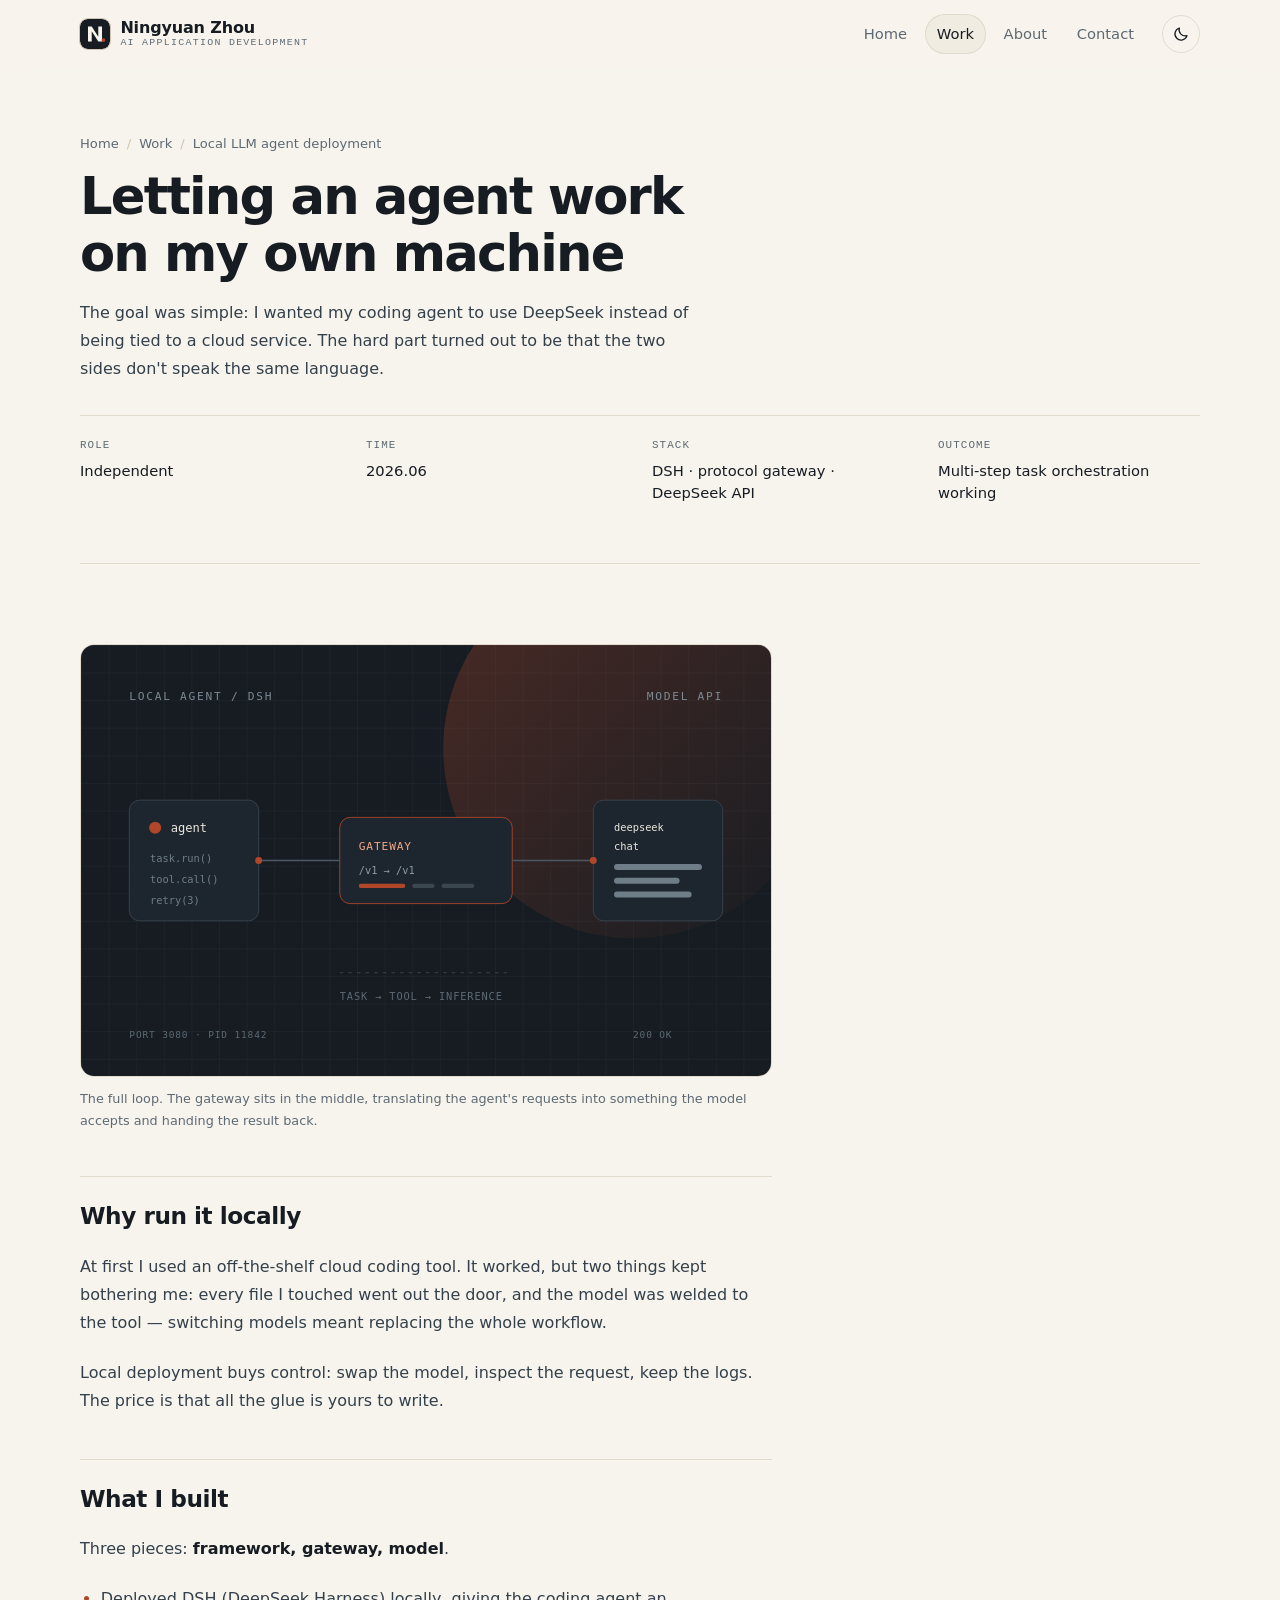
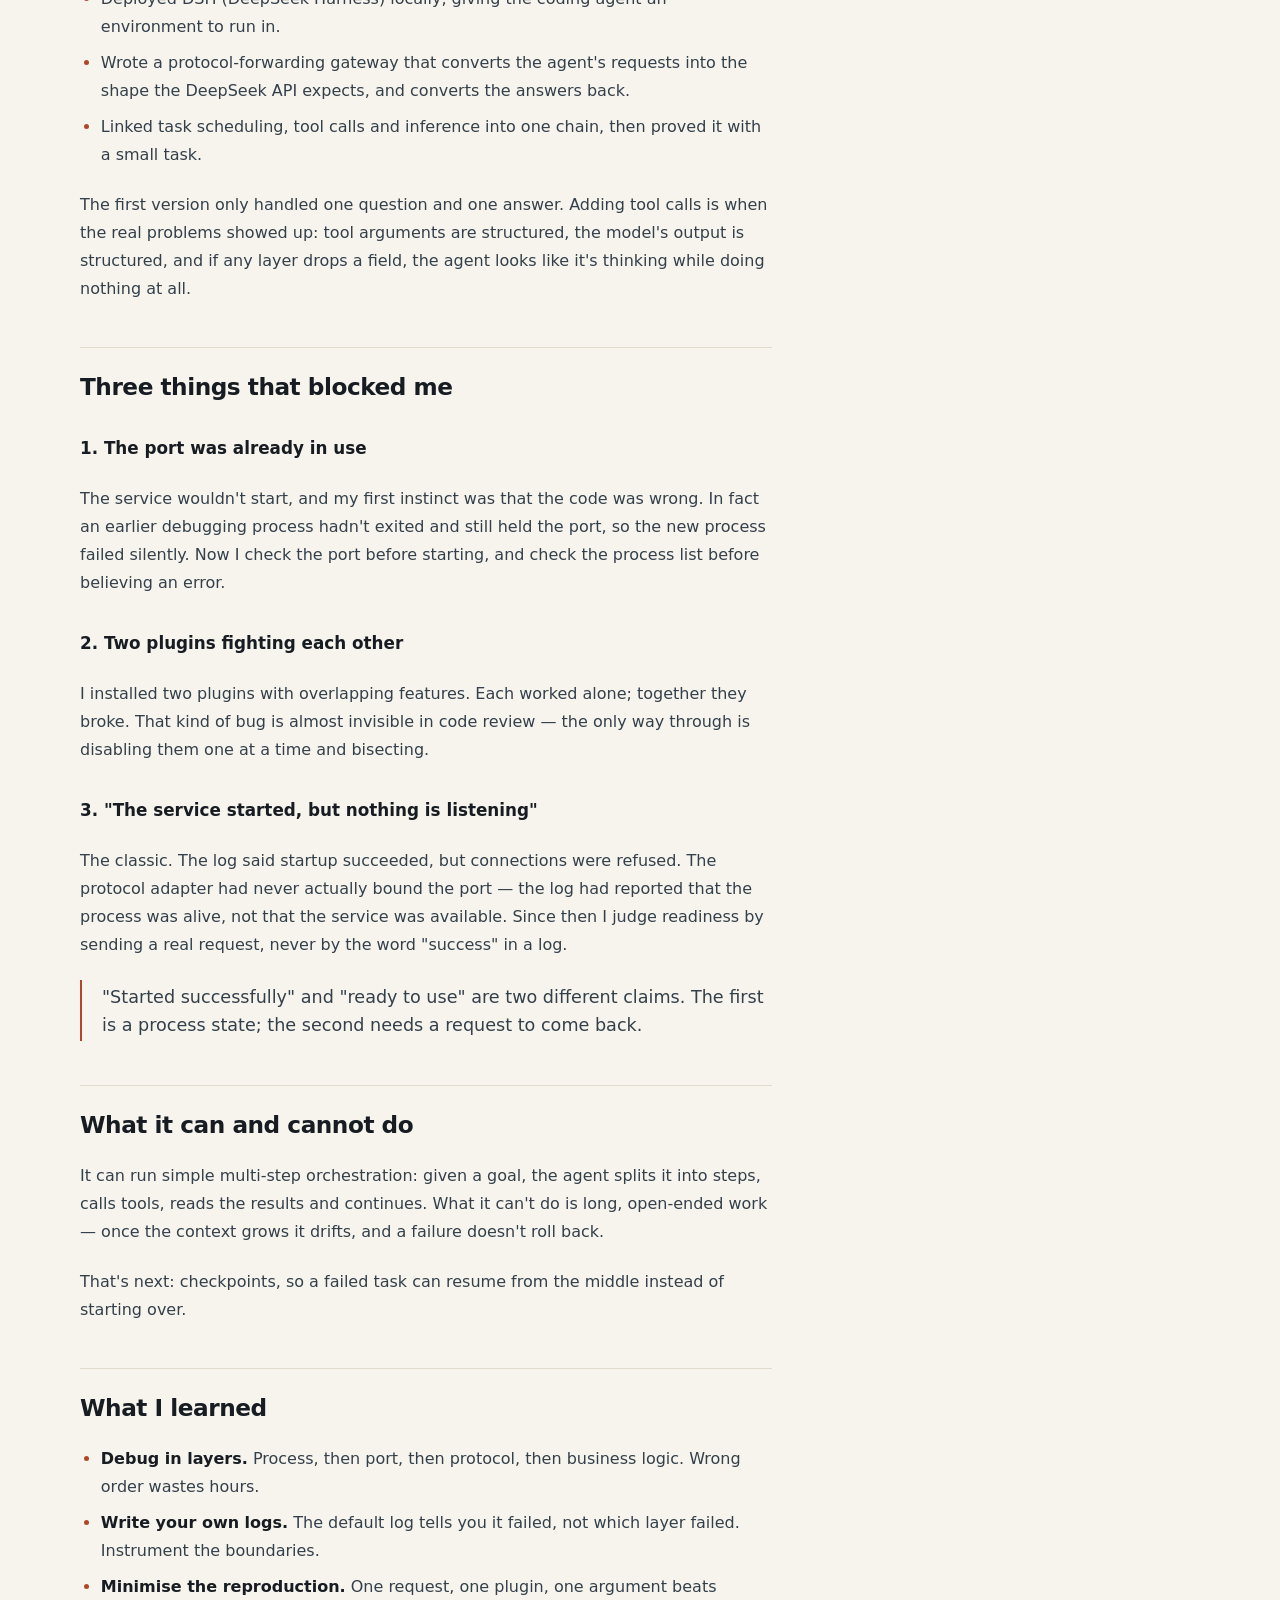
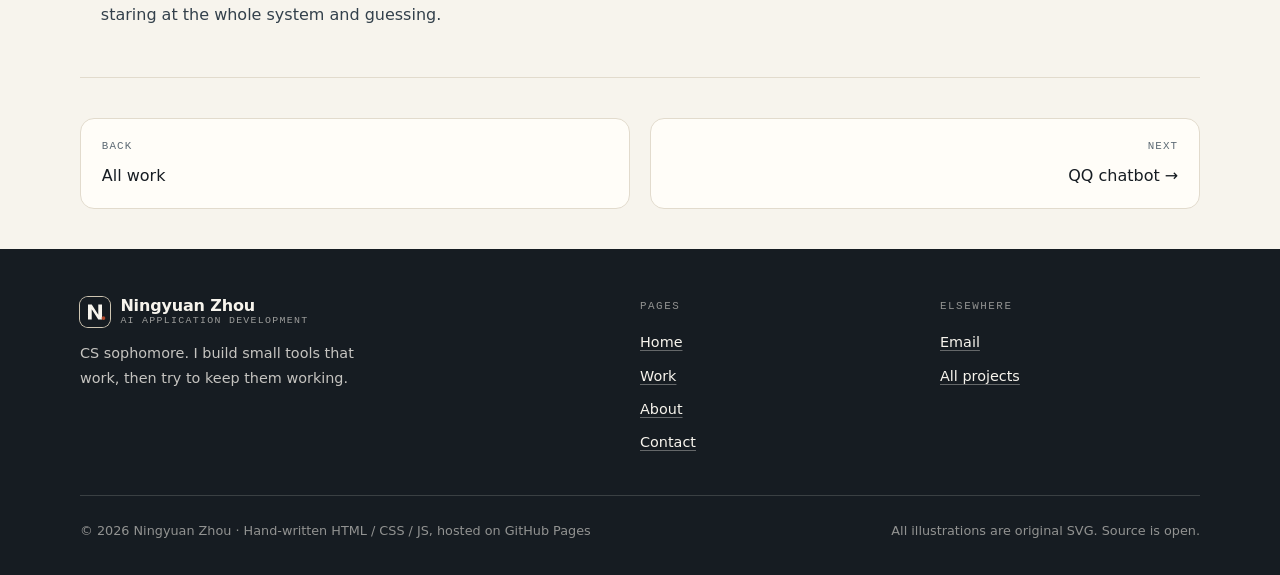
<file: project-dsh.html>
<!DOCTYPE html>
<html lang="en" class="no-js">
<head>
<meta charset="utf-8">
<meta name="viewport" content="width=device-width, initial-scale=1">
<title>Local LLM agent deployment · Ningyuan Zhou</title>
<meta name="description" content="Case study: connecting a coding agent to DeepSeek through a protocol-forwarding gateway, and fixing port conflicts, plugin clashes and protocol mismatches.">
<link rel="canonical" href="https://swdlawa.github.io/portfolio/project-dsh.html">

<meta property="og:type" content="article">
<meta property="og:site_name" content="Ningyuan Zhou · Portfolio">
<meta property="og:locale" content="en_US">
<meta property="og:title" content="Local LLM agent deployment · Ningyuan Zhou">
<meta property="og:description" content="A gateway between a coding agent and DeepSeek: how the chain fits together, and where it broke.">
<meta property="og:url" content="https://swdlawa.github.io/portfolio/project-dsh.html">
<meta property="og:image" content="https://swdlawa.github.io/portfolio/assets/og-image.png">
<meta property="og:image:width" content="1200">
<meta property="og:image:height" content="630">
<meta property="og:image:alt" content="Ningyuan Zhou portfolio: putting models to work in real life.">
<meta name="twitter:card" content="summary_large_image">
<meta name="twitter:title" content="Local LLM agent deployment · Ningyuan Zhou">
<meta name="twitter:description" content="A gateway between a coding agent and DeepSeek: how the chain fits together, and where it broke.">
<meta name="twitter:image" content="https://swdlawa.github.io/portfolio/assets/og-image.png">

<link rel="icon" href="favicon.ico" sizes="16x16 32x32 48x48">
<link rel="icon" href="assets/favicon.svg" type="image/svg+xml">
<link rel="icon" href="assets/favicon.png" type="image/png" sizes="64x64">
<link rel="apple-touch-icon" href="assets/apple-touch-icon.png">
<link rel="manifest" href="manifest.webmanifest">
<meta name="theme-color" content="#f7f4ed">
<link rel="stylesheet" href="css/styles.css">
<script>
  (function () {
    var root = document.documentElement;
    root.classList.remove("no-js");
    try {
      var saved = localStorage.getItem("theme");
      var theme = saved || (window.matchMedia("(prefers-color-scheme: dark)").matches ? "dark" : "light");
      root.setAttribute("data-theme", theme);
    } catch (e) {
      root.setAttribute("data-theme", "light");
    }
  })();
</script>
<script src="js/main.js" defer></script>
</head>
<body>
<a class="skip-link" href="#main">Skip to main content</a>

<header class="site-header">
  <div class="wrap header-inner">
    <a class="brand" href="index.html">
      <img class="brand-mark" src="assets/favicon.svg" alt="" width="30" height="30">
      <span class="brand-text">Ningyuan Zhou<small>AI application development</small></span>
    </a>
    <nav class="site-nav" id="site-nav" aria-label="Main navigation">
      <ul>
        <li><a href="index.html">Home</a></li>
        <li><a href="work.html" aria-current="page">Work</a></li>
        <li><a href="about.html">About</a></li>
        <li><a href="contact.html">Contact</a></li>
      </ul>
    </nav>
    <div class="header-tools">
      <button class="icon-btn theme-toggle" type="button" data-theme-toggle aria-pressed="false" aria-label="Switch to dark theme">
        <svg class="icon-sun" viewBox="0 0 24 24" fill="none" stroke="currentColor" stroke-width="1.7" stroke-linecap="round" aria-hidden="true">
          <circle cx="12" cy="12" r="4.2"/>
          <path d="M12 2.5v2M12 19.5v2M2.5 12h2M19.5 12h2M5.2 5.2l1.4 1.4M17.4 17.4l1.4 1.4M18.8 5.2l-1.4 1.4M6.6 17.4l-1.4 1.4"/>
        </svg>
        <svg class="icon-moon" viewBox="0 0 24 24" fill="none" stroke="currentColor" stroke-width="1.7" stroke-linecap="round" stroke-linejoin="round" aria-hidden="true">
          <path d="M20 14.2A8.2 8.2 0 0 1 9.8 4a8.2 8.2 0 1 0 10.2 10.2Z"/>
        </svg>
      </button>
      <button class="icon-btn nav-toggle" type="button" data-nav-toggle aria-expanded="false" aria-controls="site-nav" aria-label="Open menu">
        <svg viewBox="0 0 24 24" fill="none" stroke="currentColor" stroke-width="1.8" stroke-linecap="round" aria-hidden="true">
          <path d="M4 7h16M4 12h16M4 17h16"/>
        </svg>
      </button>
    </div>
  </div>
</header>

<main id="main">

  <div class="wrap">
    <div class="page-head">
      <nav aria-label="Breadcrumb">
        <ol class="breadcrumb">
          <li><a href="index.html">Home</a></li>
          <li><a href="work.html">Work</a></li>
          <li aria-current="page">Local LLM agent deployment</li>
        </ol>
      </nav>
      <h1>Letting an agent work on my own machine</h1>
      <p>The goal was simple: I wanted my coding agent to use DeepSeek instead of being tied to a cloud service. The hard part turned out to be that the two sides don't speak the same language.</p>

      <dl class="study-meta">
        <div>
          <dt>Role</dt>
          <dd>Independent</dd>
        </div>
        <div>
          <dt>Time</dt>
          <dd><time datetime="2026-06">2026.06</time></dd>
        </div>
        <div>
          <dt>Stack</dt>
          <dd>DSH · protocol gateway · DeepSeek API</dd>
        </div>
        <div>
          <dt>Outcome</dt>
          <dd>Multi-step task orchestration working</dd>
        </div>
      </dl>
    </div>

    <article class="prose">
      <figure>
        <img src="assets/cover-dsh.svg" alt="Architecture diagram: a local coding agent on the left, a protocol gateway in the middle, and the DeepSeek model on the right, with arrows for requests and responses" width="800" height="500">
        <figcaption>The full loop. The gateway sits in the middle, translating the agent's requests into something the model accepts and handing the result back.</figcaption>
      </figure>

      <h2>Why run it locally</h2>
      <p>At first I used an off-the-shelf cloud coding tool. It worked, but two things kept bothering me: every file I touched went out the door, and the model was welded to the tool — switching models meant replacing the whole workflow.</p>
      <p>Local deployment buys control: swap the model, inspect the request, keep the logs. The price is that all the glue is yours to write.</p>

      <h2>What I built</h2>
      <p>Three pieces: <strong>framework, gateway, model</strong>.</p>
      <ul>
        <li>Deployed DSH (DeepSeek Harness) locally, giving the coding agent an environment to run in.</li>
        <li>Wrote a protocol-forwarding gateway that converts the agent's requests into the shape the DeepSeek API expects, and converts the answers back.</li>
        <li>Linked task scheduling, tool calls and inference into one chain, then proved it with a small task.</li>
      </ul>

      <p>The first version only handled one question and one answer. Adding tool calls is when the real problems showed up: tool arguments are structured, the model's output is structured, and if any layer drops a field, the agent looks like it's thinking while doing nothing at all.</p>

      <h2>Three things that blocked me</h2>
      <h3>1. The port was already in use</h3>
      <p>The service wouldn't start, and my first instinct was that the code was wrong. In fact an earlier debugging process hadn't exited and still held the port, so the new process failed silently. Now I check the port before starting, and check the process list before believing an error.</p>

      <h3>2. Two plugins fighting each other</h3>
      <p>I installed two plugins with overlapping features. Each worked alone; together they broke. That kind of bug is almost invisible in code review — the only way through is disabling them one at a time and bisecting.</p>

      <h3>3. "The service started, but nothing is listening"</h3>
      <p>The classic. The log said startup succeeded, but connections were refused. The protocol adapter had never actually bound the port — the log had reported that the process was alive, not that the service was available. Since then I judge readiness by sending a real request, never by the word "success" in a log.</p>

      <p class="pull">"Started successfully" and "ready to use" are two different claims. The first is a process state; the second needs a request to come back.</p>

      <h2>What it can and cannot do</h2>
      <p>It can run simple multi-step orchestration: given a goal, the agent splits it into steps, calls tools, reads the results and continues. What it can't do is long, open-ended work — once the context grows it drifts, and a failure doesn't roll back.</p>
      <p>That's next: checkpoints, so a failed task can resume from the middle instead of starting over.</p>

      <h2>What I learned</h2>
      <ul>
        <li><strong>Debug in layers.</strong> Process, then port, then protocol, then business logic. Wrong order wastes hours.</li>
        <li><strong>Write your own logs.</strong> The default log tells you it failed, not which layer failed. Instrument the boundaries.</li>
        <li><strong>Minimise the reproduction.</strong> One request, one plugin, one argument beats staring at the whole system and guessing.</li>
      </ul>
    </article>

    <nav class="study-nav" aria-label="Project navigation">
      <a href="work.html">
        <small>Back</small>
        All work
      </a>
      <a class="next" href="project-qqbot.html">
        <small>Next</small>
        QQ chatbot →
      </a>
    </nav>
  </div>

</main>

<footer class="site-footer">
  <div class="wrap">
    <div class="footer-grid">
      <div class="footer-brand">
        <a class="brand" href="index.html">
          <img class="brand-mark" src="assets/favicon.svg" alt="" width="30" height="30">
          <span class="brand-text">Ningyuan Zhou<small>AI application development</small></span>
        </a>
        <p>CS sophomore. I build small tools that work, then try to keep them working.</p>
      </div>
      <div class="footer-col">
        <h2>Pages</h2>
        <ul>
          <li><a href="index.html">Home</a></li>
          <li><a href="work.html">Work</a></li>
          <li><a href="about.html">About</a></li>
          <li><a href="contact.html">Contact</a></li>
        </ul>
      </div>
      <div class="footer-col">
        <h2>Elsewhere</h2>
        <ul>
          <li><a href="mailto:x20250081@stu.biuh.edu.cn">Email</a></li>
          <li><a href="work.html">All projects</a></li>
        </ul>
      </div>
    </div>
    <div class="footer-bottom">
      <p>© <span data-year>2026</span> Ningyuan Zhou · Hand-written HTML / CSS / JS, hosted on GitHub Pages</p>
      <p>All illustrations are original SVG. Source is open.</p>
    </div>
  </div>
</footer>

<button class="to-top" type="button" data-to-top aria-label="Back to top">
  <svg viewBox="0 0 24 24" width="18" height="18" fill="none" stroke="currentColor" stroke-width="1.8" stroke-linecap="round" stroke-linejoin="round" aria-hidden="true">
    <path d="M12 19V5M5 12l7-7 7 7"/>
  </svg>
</button>
</body>
</html>
</file>
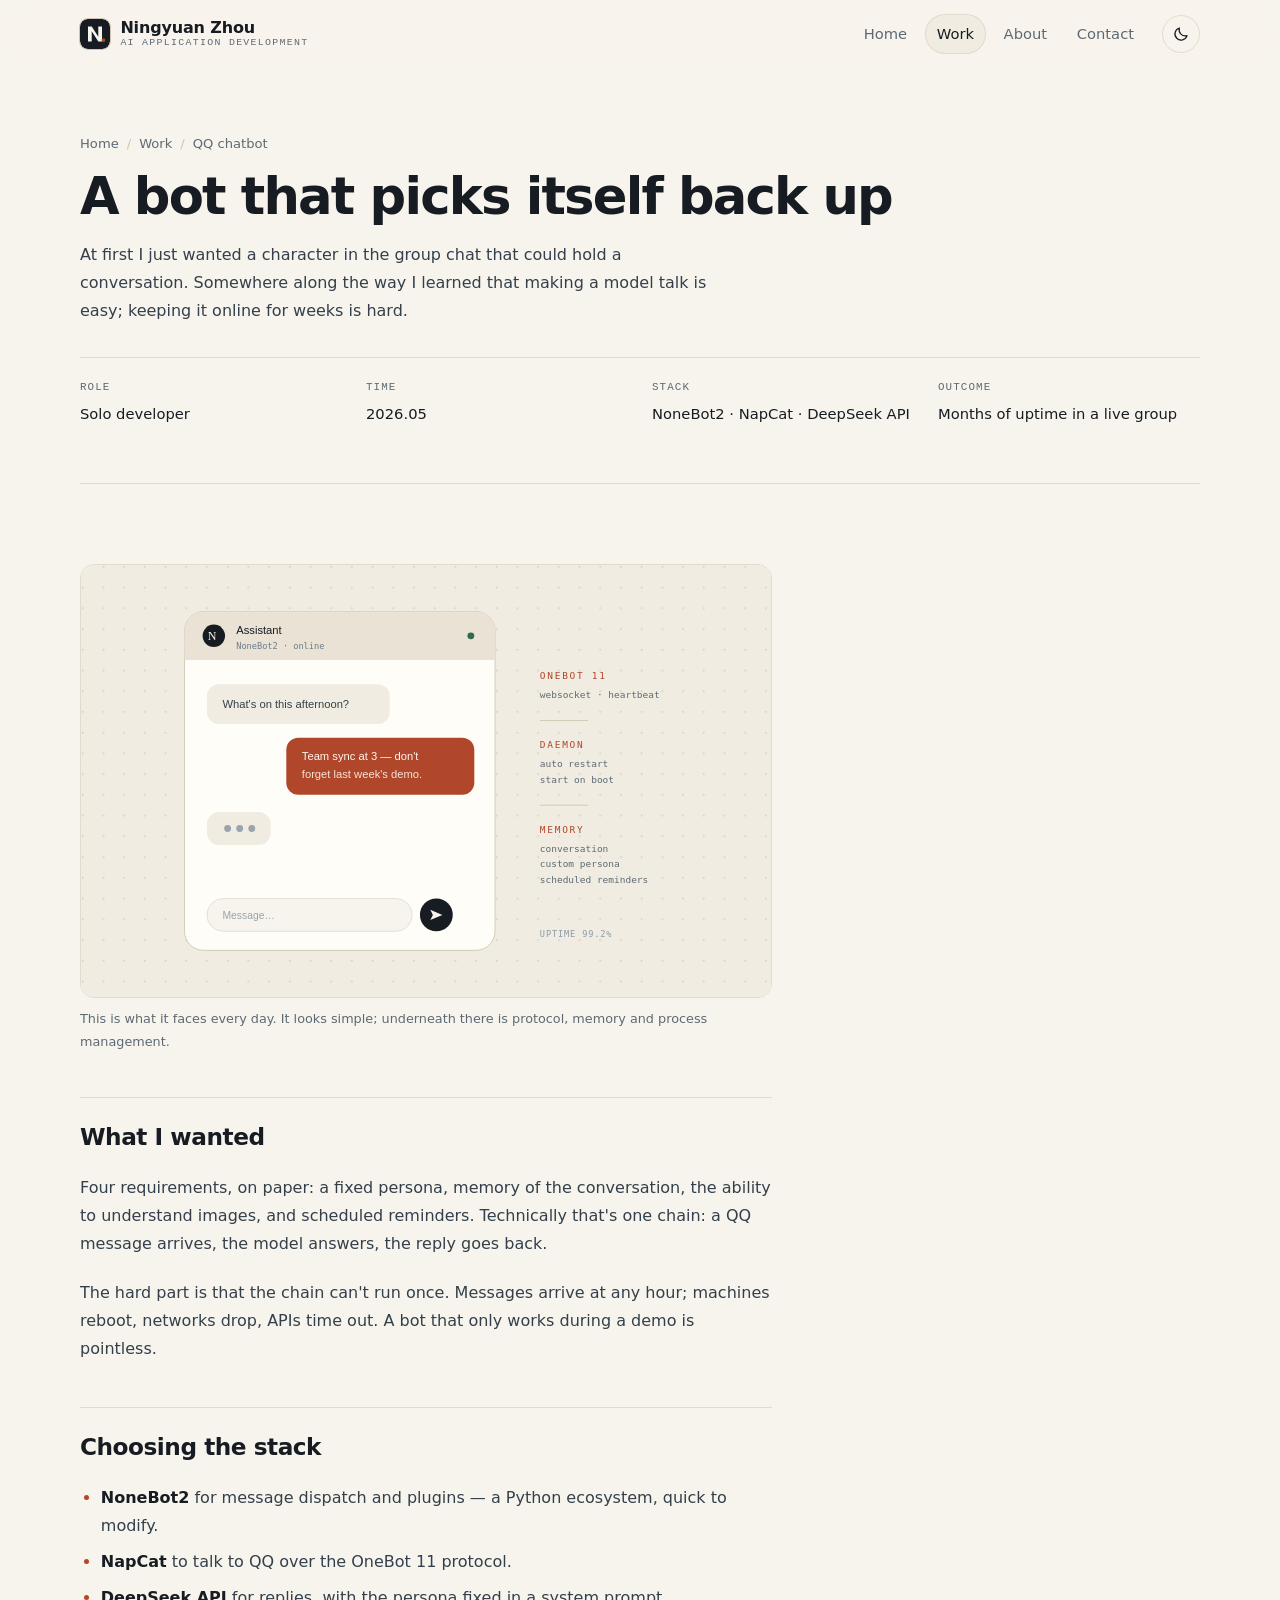
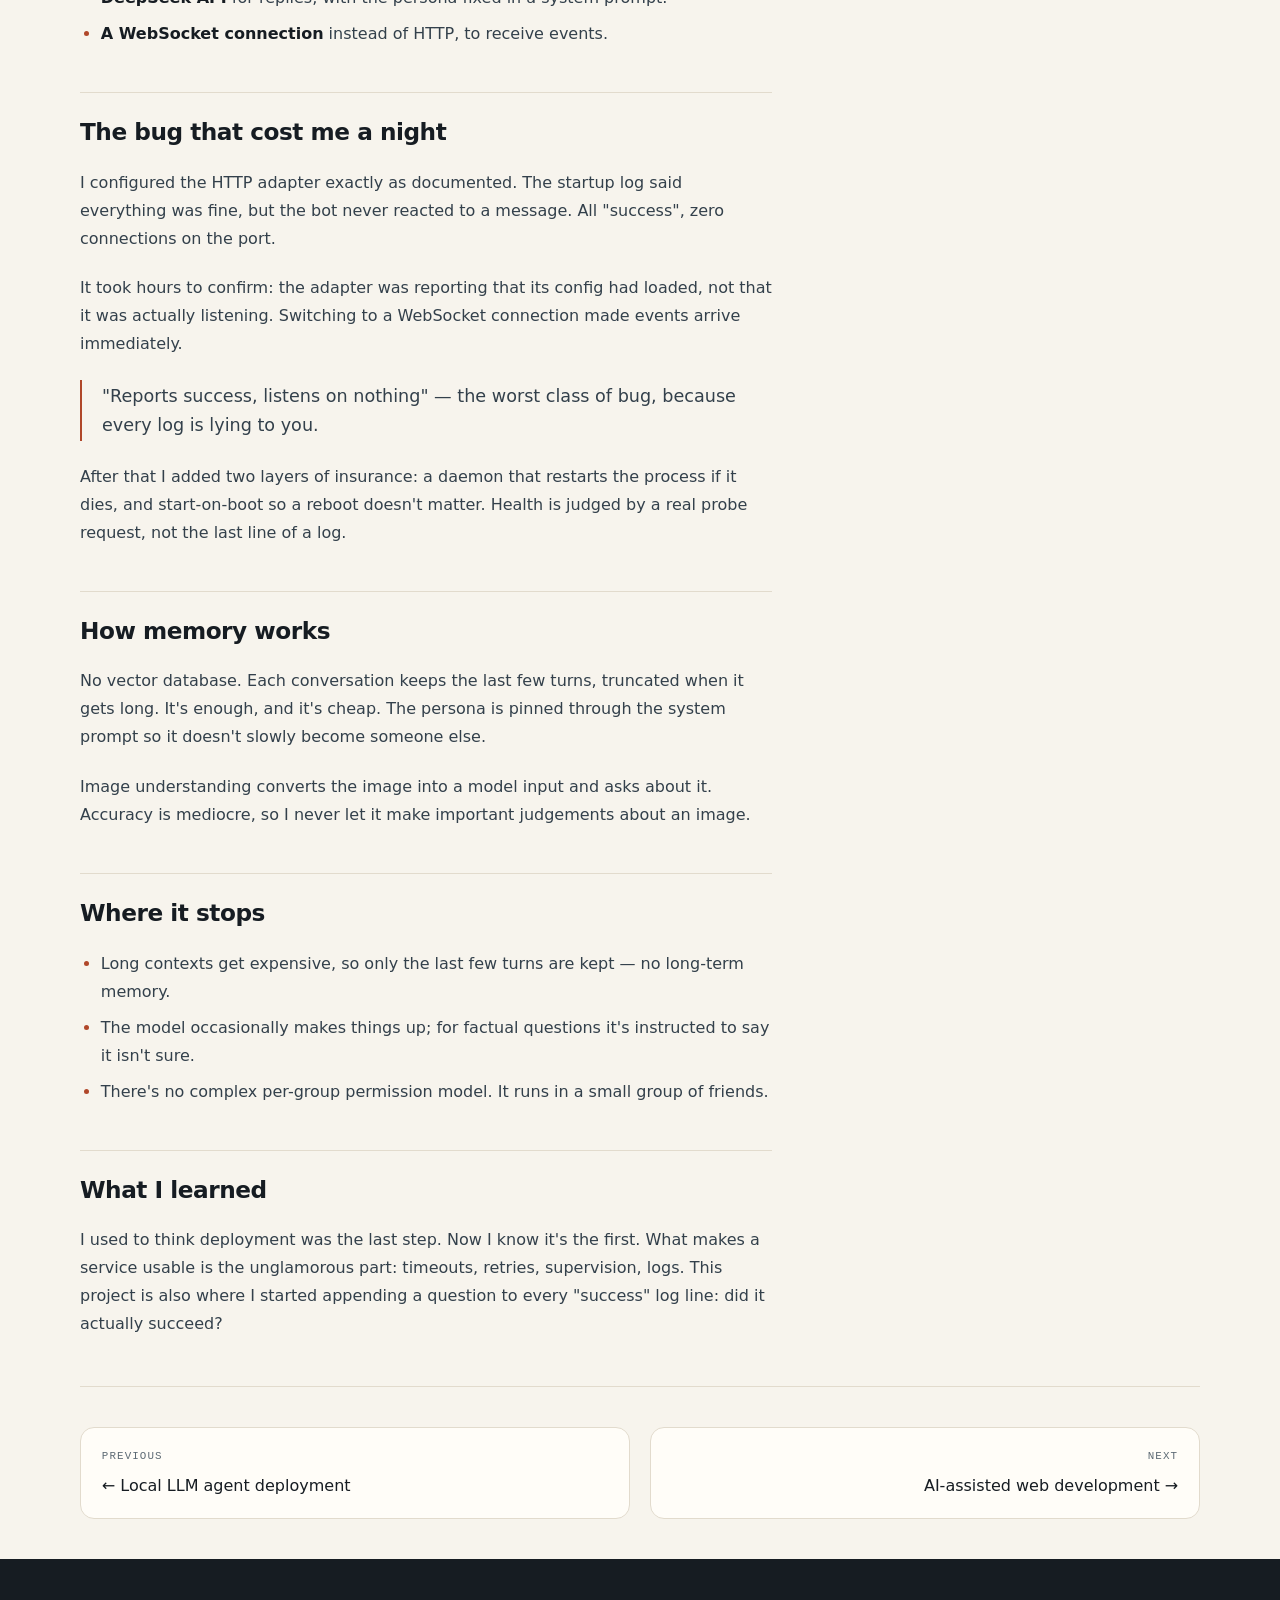
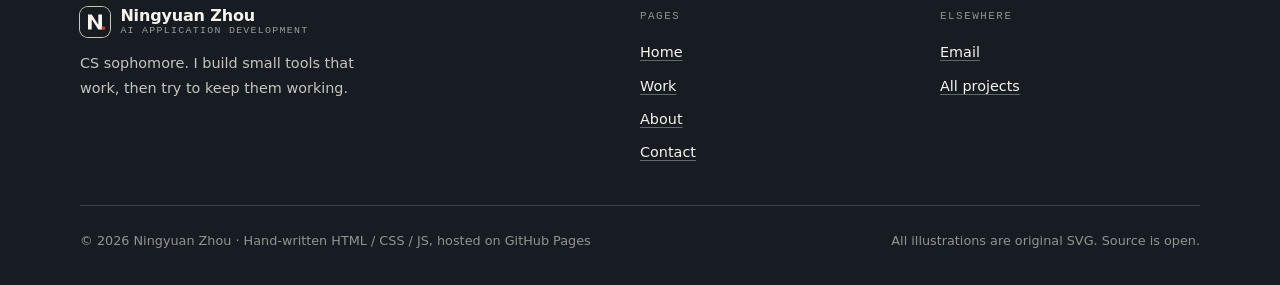
<file: project-qqbot.html>
<!DOCTYPE html>
<html lang="en" class="no-js">
<head>
<meta charset="utf-8">
<meta name="viewport" content="width=device-width, initial-scale=1">
<title>QQ chatbot · Ningyuan Zhou</title>
<meta name="description" content="Case study: a QQ chatbot built with NoneBot2, NapCat and DeepSeek — persona, memory, image understanding, reminders and a daemon that restarts it.">
<link rel="canonical" href="https://swdlawa.github.io/portfolio/project-qqbot.html">

<meta property="og:type" content="article">
<meta property="og:site_name" content="Ningyuan Zhou · Portfolio">
<meta property="og:locale" content="en_US">
<meta property="og:title" content="QQ chatbot · Ningyuan Zhou">
<meta property="og:description" content="NoneBot2 + NapCat + DeepSeek: why I moved from HTTP to WebSocket, and how the bot stays online.">
<meta property="og:url" content="https://swdlawa.github.io/portfolio/project-qqbot.html">
<meta property="og:image" content="https://swdlawa.github.io/portfolio/assets/og-image.png">
<meta property="og:image:width" content="1200">
<meta property="og:image:height" content="630">
<meta property="og:image:alt" content="Ningyuan Zhou portfolio: putting models to work in real life.">
<meta name="twitter:card" content="summary_large_image">
<meta name="twitter:title" content="QQ chatbot · Ningyuan Zhou">
<meta name="twitter:description" content="NoneBot2 + NapCat + DeepSeek: why I moved from HTTP to WebSocket, and how the bot stays online.">
<meta name="twitter:image" content="https://swdlawa.github.io/portfolio/assets/og-image.png">

<link rel="icon" href="favicon.ico" sizes="16x16 32x32 48x48">
<link rel="icon" href="assets/favicon.svg" type="image/svg+xml">
<link rel="icon" href="assets/favicon.png" type="image/png" sizes="64x64">
<link rel="apple-touch-icon" href="assets/apple-touch-icon.png">
<link rel="manifest" href="manifest.webmanifest">
<meta name="theme-color" content="#f7f4ed">
<link rel="stylesheet" href="css/styles.css">
<script>
  (function () {
    var root = document.documentElement;
    root.classList.remove("no-js");
    try {
      var saved = localStorage.getItem("theme");
      var theme = saved || (window.matchMedia("(prefers-color-scheme: dark)").matches ? "dark" : "light");
      root.setAttribute("data-theme", theme);
    } catch (e) {
      root.setAttribute("data-theme", "light");
    }
  })();
</script>
<script src="js/main.js" defer></script>
</head>
<body>
<a class="skip-link" href="#main">Skip to main content</a>

<header class="site-header">
  <div class="wrap header-inner">
    <a class="brand" href="index.html">
      <img class="brand-mark" src="assets/favicon.svg" alt="" width="30" height="30">
      <span class="brand-text">Ningyuan Zhou<small>AI application development</small></span>
    </a>
    <nav class="site-nav" id="site-nav" aria-label="Main navigation">
      <ul>
        <li><a href="index.html">Home</a></li>
        <li><a href="work.html" aria-current="page">Work</a></li>
        <li><a href="about.html">About</a></li>
        <li><a href="contact.html">Contact</a></li>
      </ul>
    </nav>
    <div class="header-tools">
      <button class="icon-btn theme-toggle" type="button" data-theme-toggle aria-pressed="false" aria-label="Switch to dark theme">
        <svg class="icon-sun" viewBox="0 0 24 24" fill="none" stroke="currentColor" stroke-width="1.7" stroke-linecap="round" aria-hidden="true">
          <circle cx="12" cy="12" r="4.2"/>
          <path d="M12 2.5v2M12 19.5v2M2.5 12h2M19.5 12h2M5.2 5.2l1.4 1.4M17.4 17.4l1.4 1.4M18.8 5.2l-1.4 1.4M6.6 17.4l-1.4 1.4"/>
        </svg>
        <svg class="icon-moon" viewBox="0 0 24 24" fill="none" stroke="currentColor" stroke-width="1.7" stroke-linecap="round" stroke-linejoin="round" aria-hidden="true">
          <path d="M20 14.2A8.2 8.2 0 0 1 9.8 4a8.2 8.2 0 1 0 10.2 10.2Z"/>
        </svg>
      </button>
      <button class="icon-btn nav-toggle" type="button" data-nav-toggle aria-expanded="false" aria-controls="site-nav" aria-label="Open menu">
        <svg viewBox="0 0 24 24" fill="none" stroke="currentColor" stroke-width="1.8" stroke-linecap="round" aria-hidden="true">
          <path d="M4 7h16M4 12h16M4 17h16"/>
        </svg>
      </button>
    </div>
  </div>
</header>

<main id="main">

  <div class="wrap">
    <div class="page-head">
      <nav aria-label="Breadcrumb">
        <ol class="breadcrumb">
          <li><a href="index.html">Home</a></li>
          <li><a href="work.html">Work</a></li>
          <li aria-current="page">QQ chatbot</li>
        </ol>
      </nav>
      <h1>A bot that picks itself back up</h1>
      <p>At first I just wanted a character in the group chat that could hold a conversation. Somewhere along the way I learned that making a model talk is easy; keeping it online for weeks is hard.</p>

      <dl class="study-meta">
        <div>
          <dt>Role</dt>
          <dd>Solo developer</dd>
        </div>
        <div>
          <dt>Time</dt>
          <dd><time datetime="2026-05">2026.05</time></dd>
        </div>
        <div>
          <dt>Stack</dt>
          <dd>NoneBot2 · NapCat · DeepSeek API</dd>
        </div>
        <div>
          <dt>Outcome</dt>
          <dd>Months of uptime in a live group</dd>
        </div>
      </dl>
    </div>

    <article class="prose">
      <figure>
        <img src="assets/cover-qqbot.svg" alt="Diagram: a phone chat window with the bot replying, annotated with OneBot 11, daemon and memory" width="800" height="500">
        <figcaption>This is what it faces every day. It looks simple; underneath there is protocol, memory and process management.</figcaption>
      </figure>

      <h2>What I wanted</h2>
      <p>Four requirements, on paper: a fixed persona, memory of the conversation, the ability to understand images, and scheduled reminders. Technically that's one chain: a QQ message arrives, the model answers, the reply goes back.</p>
      <p>The hard part is that the chain can't run once. Messages arrive at any hour; machines reboot, networks drop, APIs time out. A bot that only works during a demo is pointless.</p>

      <h2>Choosing the stack</h2>
      <ul>
        <li><strong>NoneBot2</strong> for message dispatch and plugins — a Python ecosystem, quick to modify.</li>
        <li><strong>NapCat</strong> to talk to QQ over the OneBot 11 protocol.</li>
        <li><strong>DeepSeek API</strong> for replies, with the persona fixed in a system prompt.</li>
        <li><strong>A WebSocket connection</strong> instead of HTTP, to receive events.</li>
      </ul>

      <h2>The bug that cost me a night</h2>
      <p>I configured the HTTP adapter exactly as documented. The startup log said everything was fine, but the bot never reacted to a message. All "success", zero connections on the port.</p>
      <p>It took hours to confirm: the adapter was reporting that its config had loaded, not that it was actually listening. Switching to a WebSocket connection made events arrive immediately.</p>

      <p class="pull">"Reports success, listens on nothing" — the worst class of bug, because every log is lying to you.</p>

      <p>After that I added two layers of insurance: a daemon that restarts the process if it dies, and start-on-boot so a reboot doesn't matter. Health is judged by a real probe request, not the last line of a log.</p>

      <h2>How memory works</h2>
      <p>No vector database. Each conversation keeps the last few turns, truncated when it gets long. It's enough, and it's cheap. The persona is pinned through the system prompt so it doesn't slowly become someone else.</p>
      <p>Image understanding converts the image into a model input and asks about it. Accuracy is mediocre, so I never let it make important judgements about an image.</p>

      <h2>Where it stops</h2>
      <ul>
        <li>Long contexts get expensive, so only the last few turns are kept — no long-term memory.</li>
        <li>The model occasionally makes things up; for factual questions it's instructed to say it isn't sure.</li>
        <li>There's no complex per-group permission model. It runs in a small group of friends.</li>
      </ul>

      <h2>What I learned</h2>
      <p>I used to think deployment was the last step. Now I know it's the first. What makes a service usable is the unglamorous part: timeouts, retries, supervision, logs. This project is also where I started appending a question to every "success" log line: did it actually succeed?</p>
    </article>

    <nav class="study-nav" aria-label="Project navigation">
      <a href="project-dsh.html">
        <small>Previous</small>
        ← Local LLM agent deployment
      </a>
      <a class="next" href="project-web.html">
        <small>Next</small>
        AI-assisted web development →
      </a>
    </nav>
  </div>

</main>

<footer class="site-footer">
  <div class="wrap">
    <div class="footer-grid">
      <div class="footer-brand">
        <a class="brand" href="index.html">
          <img class="brand-mark" src="assets/favicon.svg" alt="" width="30" height="30">
          <span class="brand-text">Ningyuan Zhou<small>AI application development</small></span>
        </a>
        <p>CS sophomore. I build small tools that work, then try to keep them working.</p>
      </div>
      <div class="footer-col">
        <h2>Pages</h2>
        <ul>
          <li><a href="index.html">Home</a></li>
          <li><a href="work.html">Work</a></li>
          <li><a href="about.html">About</a></li>
          <li><a href="contact.html">Contact</a></li>
        </ul>
      </div>
      <div class="footer-col">
        <h2>Elsewhere</h2>
        <ul>
          <li><a href="mailto:x20250081@stu.biuh.edu.cn">Email</a></li>
          <li><a href="work.html">All projects</a></li>
        </ul>
      </div>
    </div>
    <div class="footer-bottom">
      <p>© <span data-year>2026</span> Ningyuan Zhou · Hand-written HTML / CSS / JS, hosted on GitHub Pages</p>
      <p>All illustrations are original SVG. Source is open.</p>
    </div>
  </div>
</footer>

<button class="to-top" type="button" data-to-top aria-label="Back to top">
  <svg viewBox="0 0 24 24" width="18" height="18" fill="none" stroke="currentColor" stroke-width="1.8" stroke-linecap="round" stroke-linejoin="round" aria-hidden="true">
    <path d="M12 19V5M5 12l7-7 7 7"/>
  </svg>
</button>
</body>
</html>
</file>
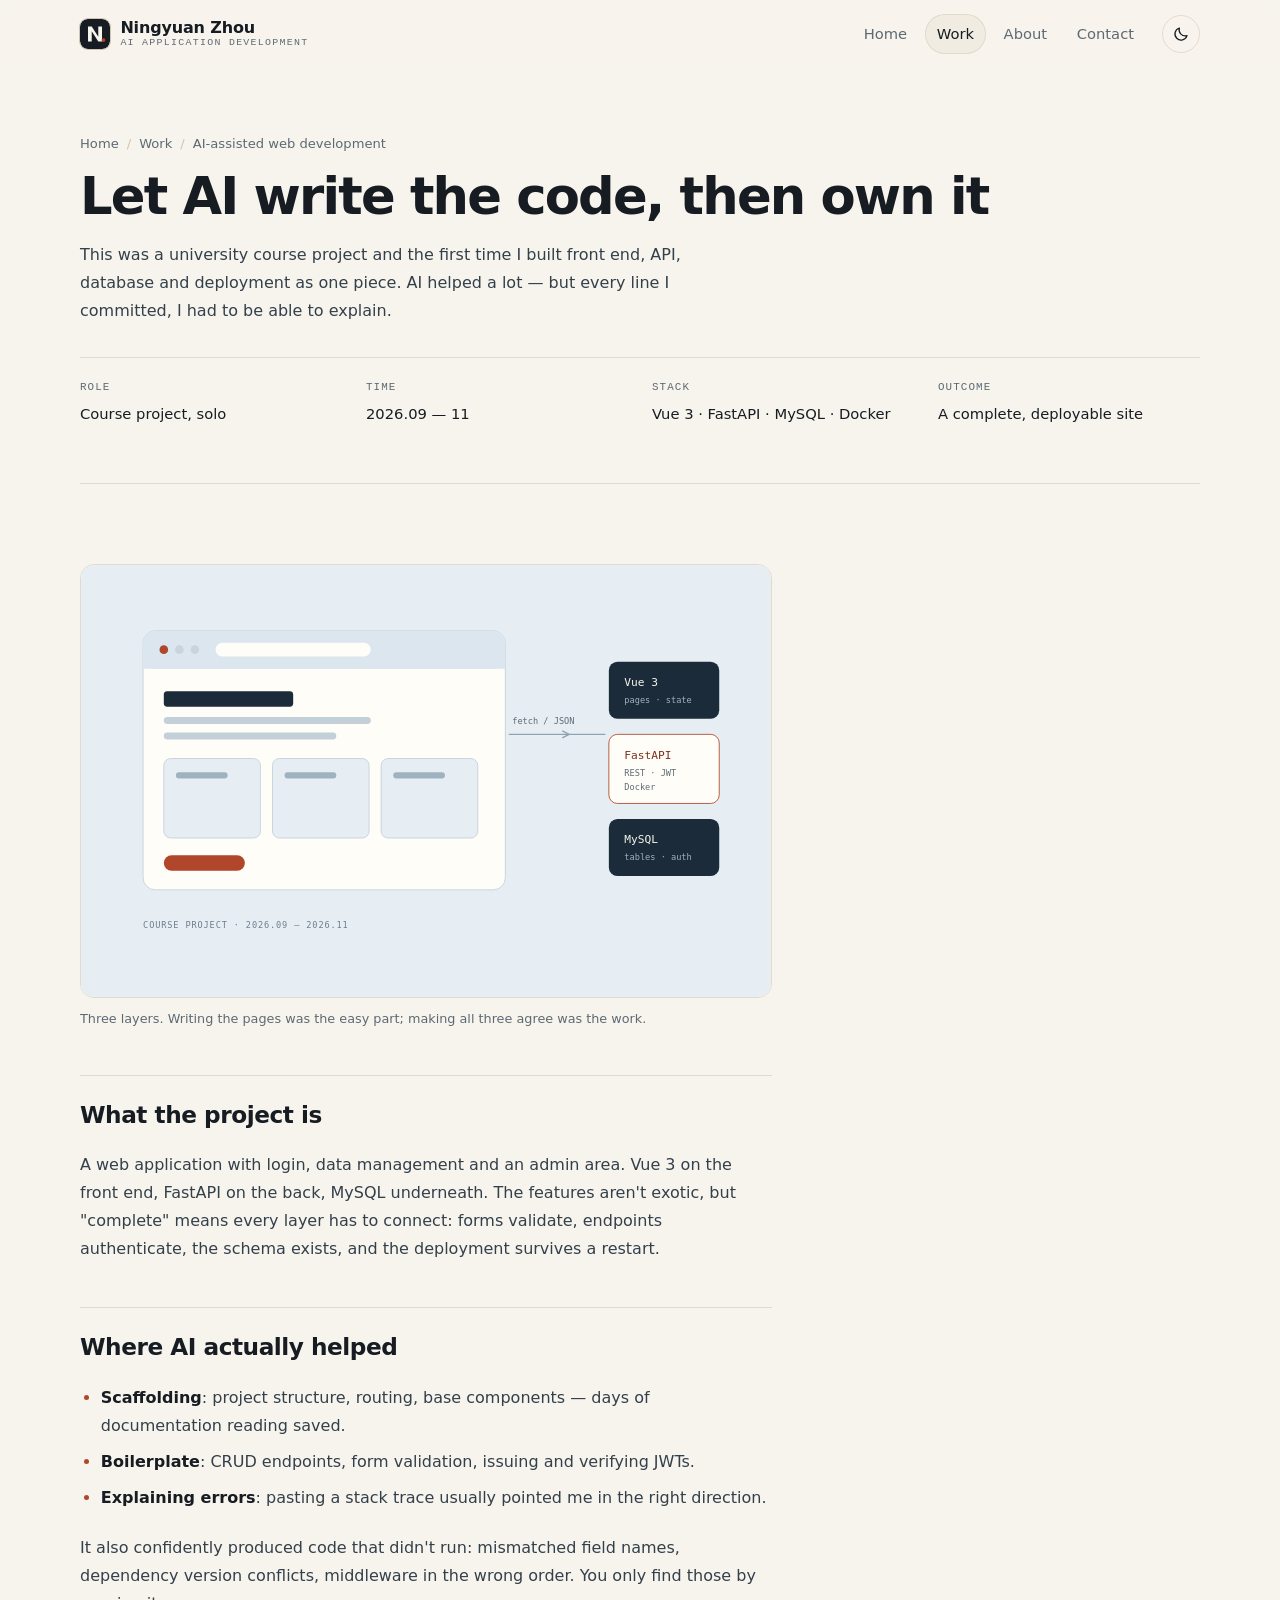
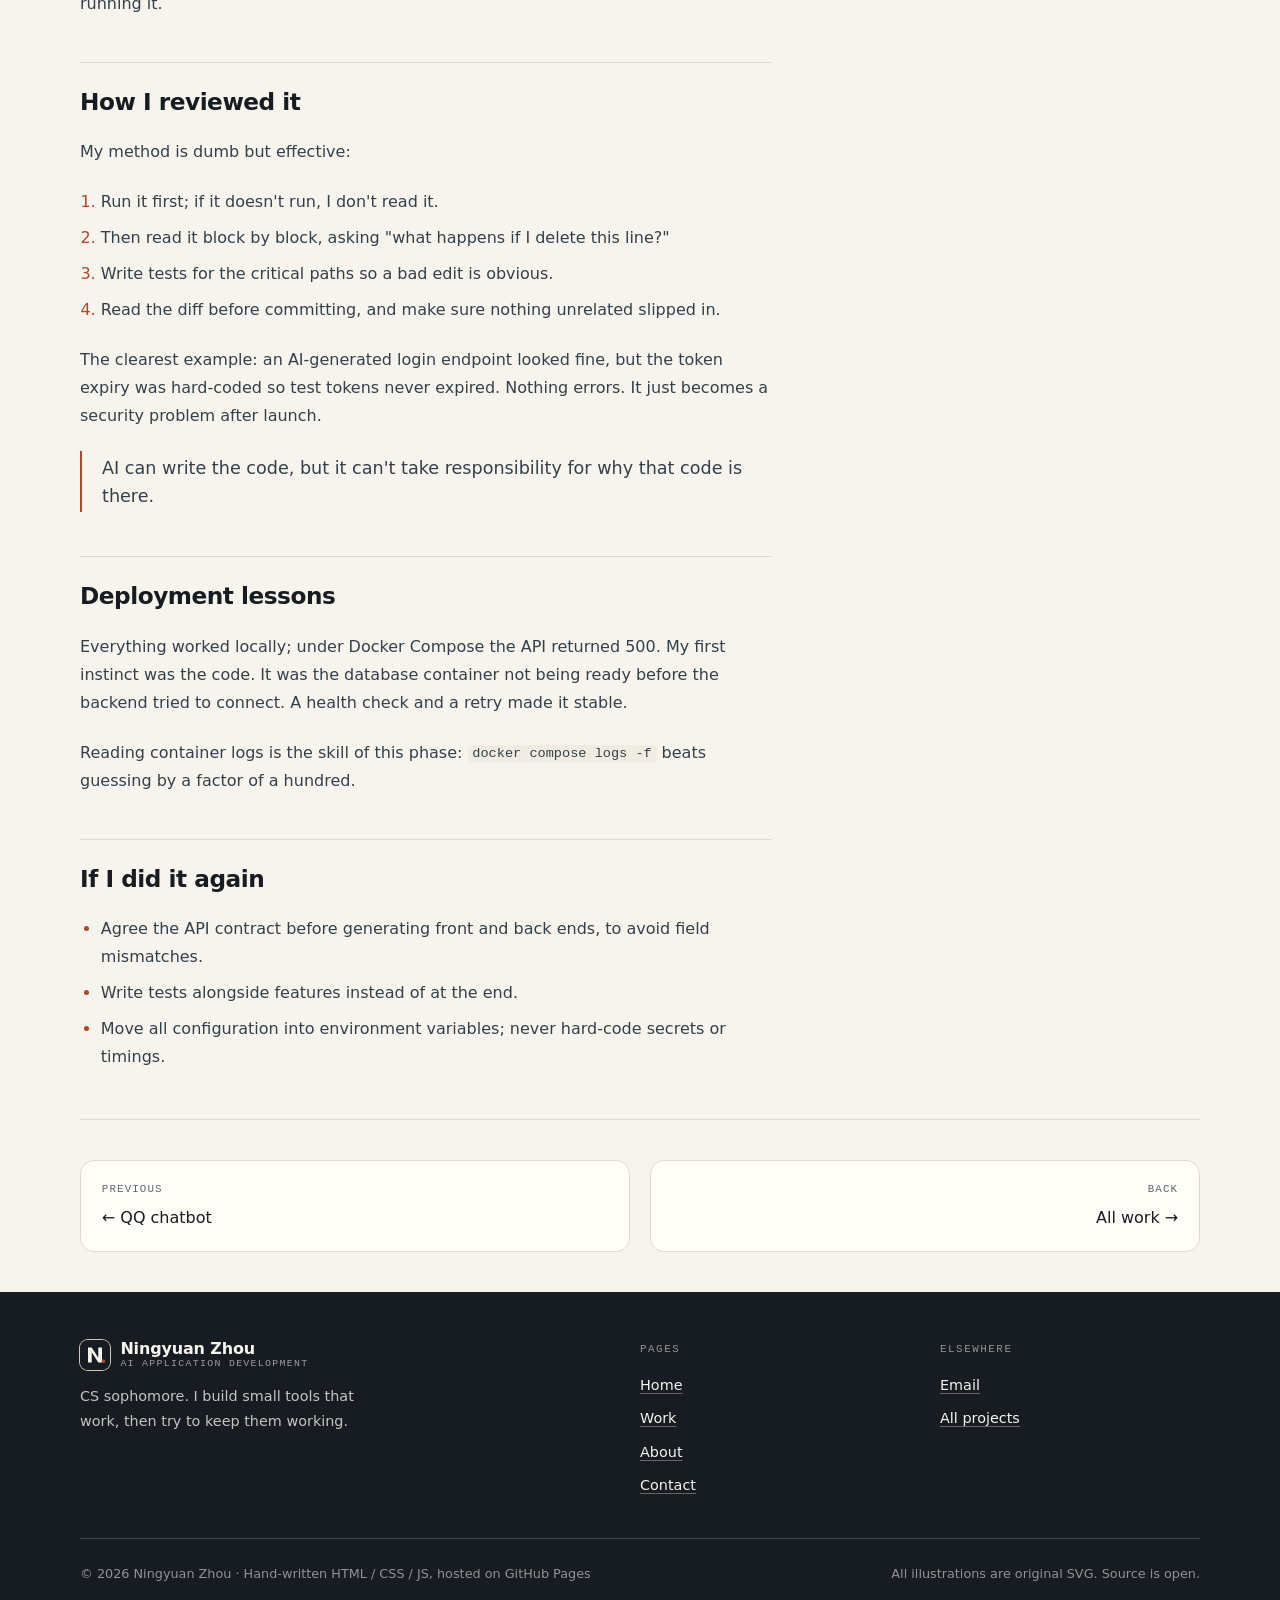
<file: project-web.html>
<!DOCTYPE html>
<html lang="en" class="no-js">
<head>
<meta charset="utf-8">
<meta name="viewport" content="width=device-width, initial-scale=1">
<title>AI-assisted web development · Ningyuan Zhou</title>
<meta name="description" content="Case study: a Vue 3 + FastAPI + MySQL course project with login and an admin area — and how I reviewed the code AI generated.">
<link rel="canonical" href="https://swdlawa.github.io/portfolio/project-web.html">

<meta property="og:type" content="article">
<meta property="og:site_name" content="Ningyuan Zhou · Portfolio">
<meta property="og:locale" content="en_US">
<meta property="og:title" content="AI-assisted web development · Ningyuan Zhou">
<meta property="og:description" content="Vue 3 + FastAPI + MySQL: AI generated the code, I reviewed every line, added tests and deployed it.">
<meta property="og:url" content="https://swdlawa.github.io/portfolio/project-web.html">
<meta property="og:image" content="https://swdlawa.github.io/portfolio/assets/og-image.png">
<meta property="og:image:width" content="1200">
<meta property="og:image:height" content="630">
<meta property="og:image:alt" content="Ningyuan Zhou portfolio: putting models to work in real life.">
<meta name="twitter:card" content="summary_large_image">
<meta name="twitter:title" content="AI-assisted web development · Ningyuan Zhou">
<meta name="twitter:description" content="Vue 3 + FastAPI + MySQL: AI generated the code, I reviewed every line, added tests and deployed it.">
<meta name="twitter:image" content="https://swdlawa.github.io/portfolio/assets/og-image.png">

<link rel="icon" href="favicon.ico" sizes="16x16 32x32 48x48">
<link rel="icon" href="assets/favicon.svg" type="image/svg+xml">
<link rel="icon" href="assets/favicon.png" type="image/png" sizes="64x64">
<link rel="apple-touch-icon" href="assets/apple-touch-icon.png">
<link rel="manifest" href="manifest.webmanifest">
<meta name="theme-color" content="#f7f4ed">
<link rel="stylesheet" href="css/styles.css">
<script>
  (function () {
    var root = document.documentElement;
    root.classList.remove("no-js");
    try {
      var saved = localStorage.getItem("theme");
      var theme = saved || (window.matchMedia("(prefers-color-scheme: dark)").matches ? "dark" : "light");
      root.setAttribute("data-theme", theme);
    } catch (e) {
      root.setAttribute("data-theme", "light");
    }
  })();
</script>
<script src="js/main.js" defer></script>
</head>
<body>
<a class="skip-link" href="#main">Skip to main content</a>

<header class="site-header">
  <div class="wrap header-inner">
    <a class="brand" href="index.html">
      <img class="brand-mark" src="assets/favicon.svg" alt="" width="30" height="30">
      <span class="brand-text">Ningyuan Zhou<small>AI application development</small></span>
    </a>
    <nav class="site-nav" id="site-nav" aria-label="Main navigation">
      <ul>
        <li><a href="index.html">Home</a></li>
        <li><a href="work.html" aria-current="page">Work</a></li>
        <li><a href="about.html">About</a></li>
        <li><a href="contact.html">Contact</a></li>
      </ul>
    </nav>
    <div class="header-tools">
      <button class="icon-btn theme-toggle" type="button" data-theme-toggle aria-pressed="false" aria-label="Switch to dark theme">
        <svg class="icon-sun" viewBox="0 0 24 24" fill="none" stroke="currentColor" stroke-width="1.7" stroke-linecap="round" aria-hidden="true">
          <circle cx="12" cy="12" r="4.2"/>
          <path d="M12 2.5v2M12 19.5v2M2.5 12h2M19.5 12h2M5.2 5.2l1.4 1.4M17.4 17.4l1.4 1.4M18.8 5.2l-1.4 1.4M6.6 17.4l-1.4 1.4"/>
        </svg>
        <svg class="icon-moon" viewBox="0 0 24 24" fill="none" stroke="currentColor" stroke-width="1.7" stroke-linecap="round" stroke-linejoin="round" aria-hidden="true">
          <path d="M20 14.2A8.2 8.2 0 0 1 9.8 4a8.2 8.2 0 1 0 10.2 10.2Z"/>
        </svg>
      </button>
      <button class="icon-btn nav-toggle" type="button" data-nav-toggle aria-expanded="false" aria-controls="site-nav" aria-label="Open menu">
        <svg viewBox="0 0 24 24" fill="none" stroke="currentColor" stroke-width="1.8" stroke-linecap="round" aria-hidden="true">
          <path d="M4 7h16M4 12h16M4 17h16"/>
        </svg>
      </button>
    </div>
  </div>
</header>

<main id="main">

  <div class="wrap">
    <div class="page-head">
      <nav aria-label="Breadcrumb">
        <ol class="breadcrumb">
          <li><a href="index.html">Home</a></li>
          <li><a href="work.html">Work</a></li>
          <li aria-current="page">AI-assisted web development</li>
        </ol>
      </nav>
      <h1>Let AI write the code, then own it</h1>
      <p>This was a university course project and the first time I built front end, API, database and deployment as one piece. AI helped a lot — but every line I committed, I had to be able to explain.</p>

      <dl class="study-meta">
        <div>
          <dt>Role</dt>
          <dd>Course project, solo</dd>
        </div>
        <div>
          <dt>Time</dt>
          <dd><time datetime="2026-11">2026.09 — 11</time></dd>
        </div>
        <div>
          <dt>Stack</dt>
          <dd>Vue 3 · FastAPI · MySQL · Docker</dd>
        </div>
        <div>
          <dt>Outcome</dt>
          <dd>A complete, deployable site</dd>
        </div>
      </dl>
    </div>

    <article class="prose">
      <figure>
        <img src="assets/cover-web.svg" alt="Architecture diagram: a page in the browser makes JSON requests to a FastAPI service, which reads and writes MySQL" width="800" height="500">
        <figcaption>Three layers. Writing the pages was the easy part; making all three agree was the work.</figcaption>
      </figure>

      <h2>What the project is</h2>
      <p>A web application with login, data management and an admin area. Vue 3 on the front end, FastAPI on the back, MySQL underneath. The features aren't exotic, but "complete" means every layer has to connect: forms validate, endpoints authenticate, the schema exists, and the deployment survives a restart.</p>

      <h2>Where AI actually helped</h2>
      <ul>
        <li><strong>Scaffolding</strong>: project structure, routing, base components — days of documentation reading saved.</li>
        <li><strong>Boilerplate</strong>: CRUD endpoints, form validation, issuing and verifying JWTs.</li>
        <li><strong>Explaining errors</strong>: pasting a stack trace usually pointed me in the right direction.</li>
      </ul>
      <p>It also confidently produced code that didn't run: mismatched field names, dependency version conflicts, middleware in the wrong order. You only find those by running it.</p>

      <h2>How I reviewed it</h2>
      <p>My method is dumb but effective:</p>
      <ol>
        <li>Run it first; if it doesn't run, I don't read it.</li>
        <li>Then read it block by block, asking "what happens if I delete this line?"</li>
        <li>Write tests for the critical paths so a bad edit is obvious.</li>
        <li>Read the diff before committing, and make sure nothing unrelated slipped in.</li>
      </ol>
      <p>The clearest example: an AI-generated login endpoint looked fine, but the token expiry was hard-coded so test tokens never expired. Nothing errors. It just becomes a security problem after launch.</p>

      <p class="pull">AI can write the code, but it can't take responsibility for why that code is there.</p>

      <h2>Deployment lessons</h2>
      <p>Everything worked locally; under Docker Compose the API returned 500. My first instinct was the code. It was the database container not being ready before the backend tried to connect. A health check and a retry made it stable.</p>
      <p>Reading container logs is the skill of this phase: <code>docker compose logs -f</code> beats guessing by a factor of a hundred.</p>

      <h2>If I did it again</h2>
      <ul>
        <li>Agree the API contract before generating front and back ends, to avoid field mismatches.</li>
        <li>Write tests alongside features instead of at the end.</li>
        <li>Move all configuration into environment variables; never hard-code secrets or timings.</li>
      </ul>
    </article>

    <nav class="study-nav" aria-label="Project navigation">
      <a href="project-qqbot.html">
        <small>Previous</small>
        ← QQ chatbot
      </a>
      <a class="next" href="work.html">
        <small>Back</small>
        All work →
      </a>
    </nav>
  </div>

</main>

<footer class="site-footer">
  <div class="wrap">
    <div class="footer-grid">
      <div class="footer-brand">
        <a class="brand" href="index.html">
          <img class="brand-mark" src="assets/favicon.svg" alt="" width="30" height="30">
          <span class="brand-text">Ningyuan Zhou<small>AI application development</small></span>
        </a>
        <p>CS sophomore. I build small tools that work, then try to keep them working.</p>
      </div>
      <div class="footer-col">
        <h2>Pages</h2>
        <ul>
          <li><a href="index.html">Home</a></li>
          <li><a href="work.html">Work</a></li>
          <li><a href="about.html">About</a></li>
          <li><a href="contact.html">Contact</a></li>
        </ul>
      </div>
      <div class="footer-col">
        <h2>Elsewhere</h2>
        <ul>
          <li><a href="mailto:x20250081@stu.biuh.edu.cn">Email</a></li>
          <li><a href="work.html">All projects</a></li>
        </ul>
      </div>
    </div>
    <div class="footer-bottom">
      <p>© <span data-year>2026</span> Ningyuan Zhou · Hand-written HTML / CSS / JS, hosted on GitHub Pages</p>
      <p>All illustrations are original SVG. Source is open.</p>
    </div>
  </div>
</footer>

<button class="to-top" type="button" data-to-top aria-label="Back to top">
  <svg viewBox="0 0 24 24" width="18" height="18" fill="none" stroke="currentColor" stroke-width="1.8" stroke-linecap="round" stroke-linejoin="round" aria-hidden="true">
    <path d="M12 19V5M5 12l7-7 7 7"/>
  </svg>
</button>
</body>
</html>
</file>
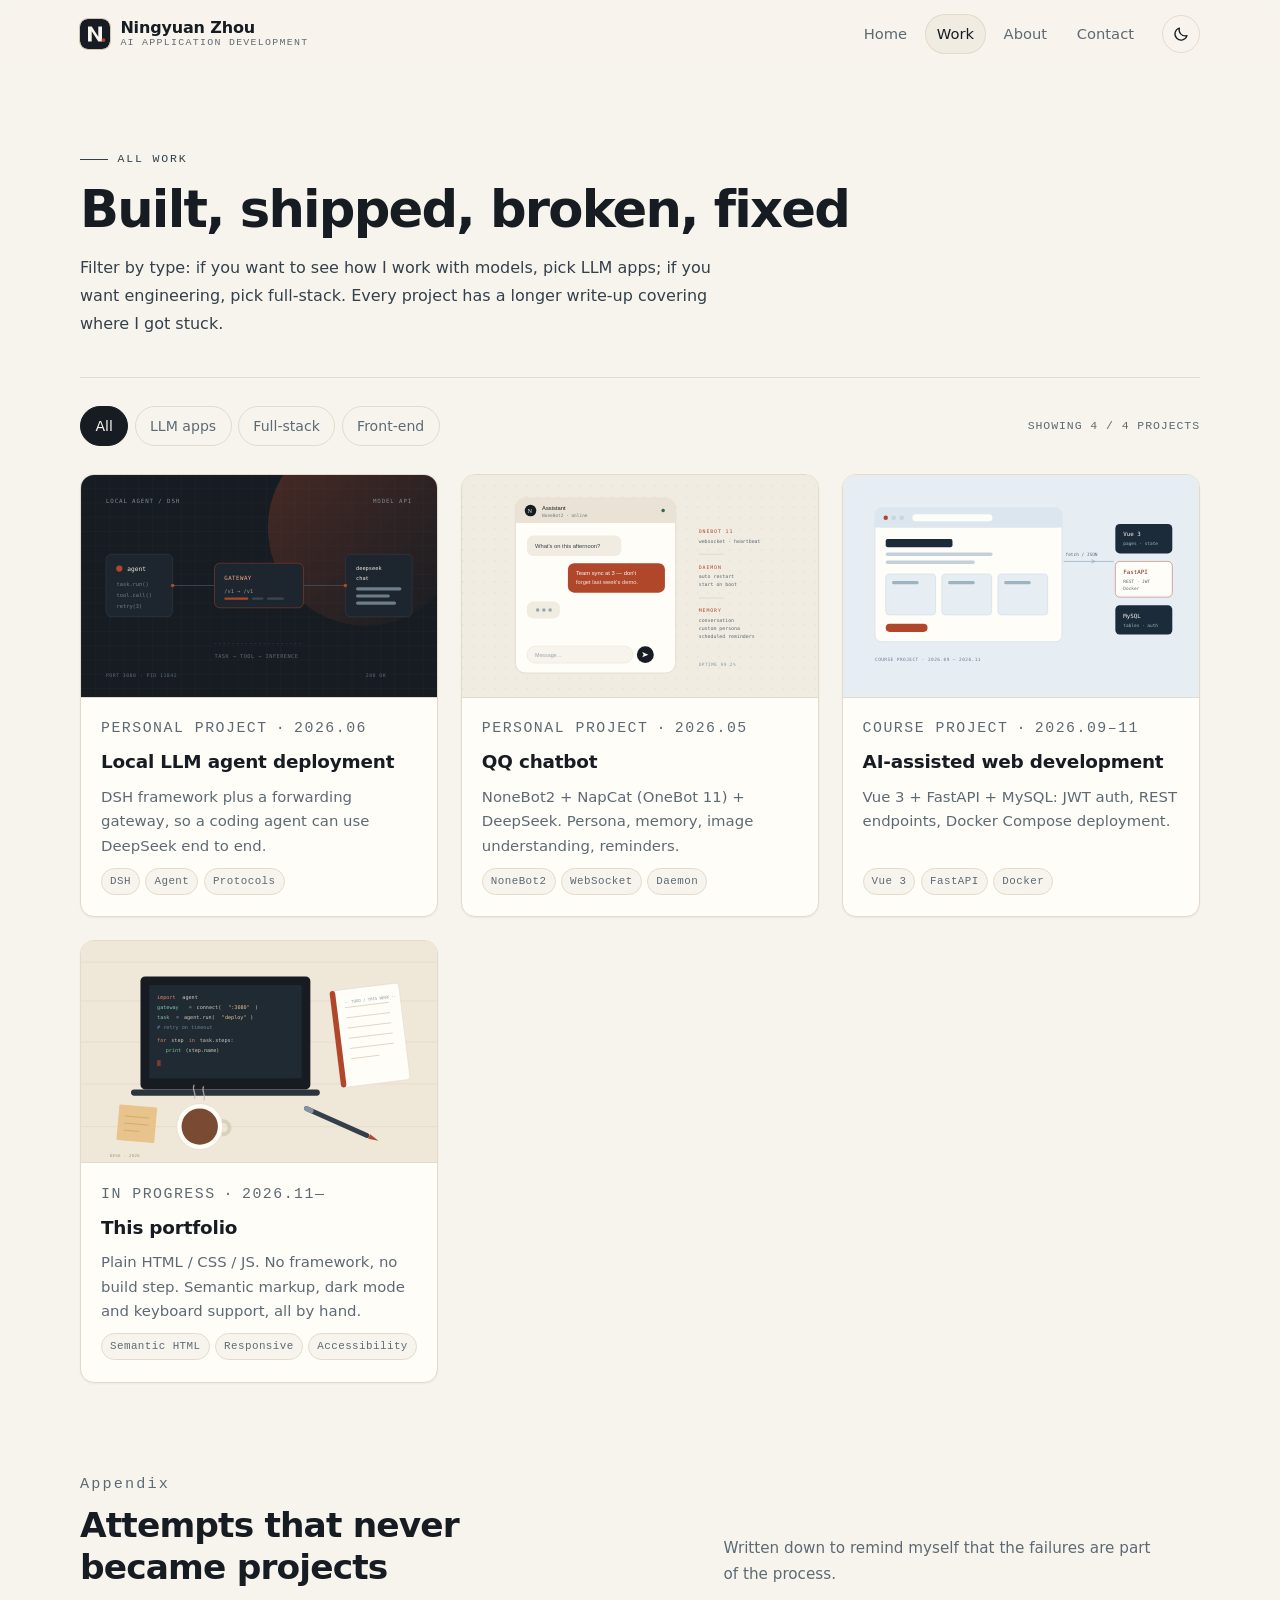
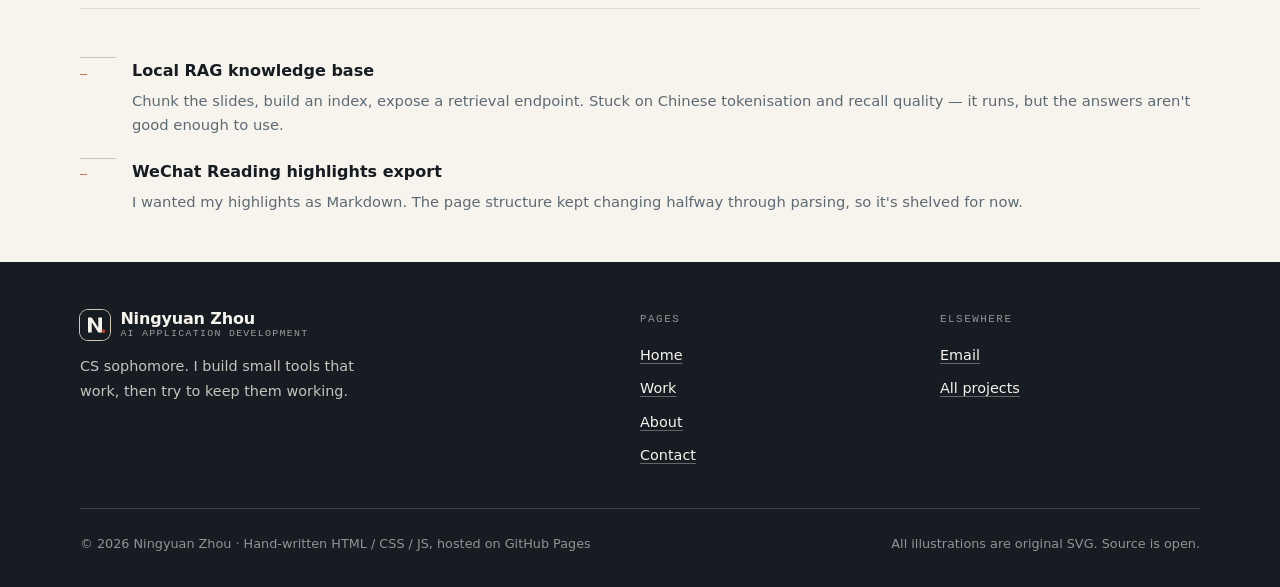
<file: work.html>
<!DOCTYPE html>
<html lang="en" class="no-js">
<head>
<meta charset="utf-8">
<meta name="viewport" content="width=device-width, initial-scale=1">
<title>Work · Ningyuan Zhou</title>
<meta name="description" content="Projects by Ningyuan Zhou: local LLM agent deployment, a QQ chatbot, an AI-assisted full-stack site, and this portfolio itself.">
<link rel="canonical" href="https://swdlawa.github.io/portfolio/work.html">

<meta property="og:type" content="website">
<meta property="og:site_name" content="Ningyuan Zhou · Portfolio">
<meta property="og:locale" content="en_US">
<meta property="og:title" content="Work · Ningyuan Zhou">
<meta property="og:description" content="Four projects built from scratch: an agent deployment, a chatbot, a full-stack site, and this portfolio.">
<meta property="og:url" content="https://swdlawa.github.io/portfolio/work.html">
<meta property="og:image" content="https://swdlawa.github.io/portfolio/assets/og-image.png">
<meta property="og:image:width" content="1200">
<meta property="og:image:height" content="630">
<meta property="og:image:alt" content="Ningyuan Zhou portfolio: putting models to work in real life.">
<meta name="twitter:card" content="summary_large_image">
<meta name="twitter:title" content="Work · Ningyuan Zhou">
<meta name="twitter:description" content="Four projects built from scratch: an agent deployment, a chatbot, a full-stack site, and this portfolio.">
<meta name="twitter:image" content="https://swdlawa.github.io/portfolio/assets/og-image.png">

<link rel="icon" href="favicon.ico" sizes="16x16 32x32 48x48">
<link rel="icon" href="assets/favicon.svg" type="image/svg+xml">
<link rel="icon" href="assets/favicon.png" type="image/png" sizes="64x64">
<link rel="apple-touch-icon" href="assets/apple-touch-icon.png">
<link rel="manifest" href="manifest.webmanifest">
<meta name="theme-color" content="#f7f4ed">
<link rel="stylesheet" href="css/styles.css">
<script>
  (function () {
    var root = document.documentElement;
    root.classList.remove("no-js");
    try {
      var saved = localStorage.getItem("theme");
      var theme = saved || (window.matchMedia("(prefers-color-scheme: dark)").matches ? "dark" : "light");
      root.setAttribute("data-theme", theme);
    } catch (e) {
      root.setAttribute("data-theme", "light");
    }
  })();
</script>
<script src="js/main.js" defer></script>
</head>
<body>
<a class="skip-link" href="#main">Skip to main content</a>

<header class="site-header">
  <div class="wrap header-inner">
    <a class="brand" href="index.html">
      <img class="brand-mark" src="assets/favicon.svg" alt="" width="30" height="30">
      <span class="brand-text">Ningyuan Zhou<small>AI application development</small></span>
    </a>
    <nav class="site-nav" id="site-nav" aria-label="Main navigation">
      <ul>
        <li><a href="index.html">Home</a></li>
        <li><a href="work.html" aria-current="page">Work</a></li>
        <li><a href="about.html">About</a></li>
        <li><a href="contact.html">Contact</a></li>
      </ul>
    </nav>
    <div class="header-tools">
      <button class="icon-btn theme-toggle" type="button" data-theme-toggle aria-pressed="false" aria-label="Switch to dark theme">
        <svg class="icon-sun" viewBox="0 0 24 24" fill="none" stroke="currentColor" stroke-width="1.7" stroke-linecap="round" aria-hidden="true">
          <circle cx="12" cy="12" r="4.2"/>
          <path d="M12 2.5v2M12 19.5v2M2.5 12h2M19.5 12h2M5.2 5.2l1.4 1.4M17.4 17.4l1.4 1.4M18.8 5.2l-1.4 1.4M6.6 17.4l-1.4 1.4"/>
        </svg>
        <svg class="icon-moon" viewBox="0 0 24 24" fill="none" stroke="currentColor" stroke-width="1.7" stroke-linecap="round" stroke-linejoin="round" aria-hidden="true">
          <path d="M20 14.2A8.2 8.2 0 0 1 9.8 4a8.2 8.2 0 1 0 10.2 10.2Z"/>
        </svg>
      </button>
      <button class="icon-btn nav-toggle" type="button" data-nav-toggle aria-expanded="false" aria-controls="site-nav" aria-label="Open menu">
        <svg viewBox="0 0 24 24" fill="none" stroke="currentColor" stroke-width="1.8" stroke-linecap="round" aria-hidden="true">
          <path d="M4 7h16M4 12h16M4 17h16"/>
        </svg>
      </button>
    </div>
  </div>
</header>

<main id="main">

  <div class="wrap">
    <div class="page-head">
      <p class="eyebrow">All work</p>
      <h1>Built, shipped, broken, fixed</h1>
      <p>Filter by type: if you want to see how I work with models, pick LLM apps; if you want engineering, pick full-stack. Every project has a longer write-up covering where I got stuck.</p>
    </div>

    <div class="filter-bar" data-filter-bar>
      <ul class="filters" role="list">
        <li><button class="filter-btn" type="button" data-filter="all" aria-pressed="true">All</button></li>
        <li><button class="filter-btn" type="button" data-filter="llm" aria-pressed="false">LLM apps</button></li>
        <li><button class="filter-btn" type="button" data-filter="fullstack" aria-pressed="false">Full-stack</button></li>
        <li><button class="filter-btn" type="button" data-filter="frontend" aria-pressed="false">Front-end</button></li>
      </ul>
      <p class="result-count" data-result-count aria-live="polite">Showing 4 / 4 projects</p>
    </div>

    <ul class="card-grid" data-project-list role="list" style="padding-bottom:2.5rem">
      <li class="project-card" data-category="llm">
        <a href="project-dsh.html">
          <div class="card-media">
            <img src="assets/cover-dsh.svg" alt="Diagram: a coding agent connected to the DeepSeek model through a protocol gateway" width="800" height="500" loading="lazy">
          </div>
          <div class="card-body">
            <p class="card-kicker"><span>Personal project</span><span>·</span><time datetime="2026-06">2026.06</time></p>
            <h3>Local LLM agent deployment</h3>
            <p>DSH framework plus a forwarding gateway, so a coding agent can use DeepSeek end to end.</p>
            <ul class="tag-row" role="list">
              <li class="tag">DSH</li>
              <li class="tag">Agent</li>
              <li class="tag">Protocols</li>
            </ul>
          </div>
        </a>
      </li>

      <li class="project-card" data-category="llm">
        <a href="project-qqbot.html">
          <div class="card-media">
            <img src="assets/cover-qqbot.svg" alt="Diagram: a QQ chatbot conversation window, annotated with WebSocket, daemon and memory" width="800" height="500" loading="lazy">
          </div>
          <div class="card-body">
            <p class="card-kicker"><span>Personal project</span><span>·</span><time datetime="2026-05">2026.05</time></p>
            <h3>QQ chatbot</h3>
            <p>NoneBot2 + NapCat (OneBot 11) + DeepSeek. Persona, memory, image understanding, reminders.</p>
            <ul class="tag-row" role="list">
              <li class="tag">NoneBot2</li>
              <li class="tag">WebSocket</li>
              <li class="tag">Daemon</li>
            </ul>
          </div>
        </a>
      </li>

      <li class="project-card" data-category="fullstack">
        <a href="project-web.html">
          <div class="card-media">
            <img src="assets/cover-web.svg" alt="Diagram: a browser, a FastAPI API layer and a MySQL database" width="800" height="500" loading="lazy">
          </div>
          <div class="card-body">
            <p class="card-kicker"><span>Course project</span><span>·</span><time datetime="2026-11">2026.09–11</time></p>
            <h3>AI-assisted web development</h3>
            <p>Vue 3 + FastAPI + MySQL: JWT auth, REST endpoints, Docker Compose deployment.</p>
            <ul class="tag-row" role="list">
              <li class="tag">Vue 3</li>
              <li class="tag">FastAPI</li>
              <li class="tag">Docker</li>
            </ul>
          </div>
        </a>
      </li>

      <li class="project-card" data-category="frontend">
        <div class="card-inner">
          <div class="card-media">
            <img src="assets/desk.svg" alt="Illustration: a top-down view of a desk with a laptop showing code" width="900" height="620" loading="lazy">
          </div>
          <div class="card-body">
            <p class="card-kicker"><span>In progress</span><span>·</span><time datetime="2026-11">2026.11—</time></p>
            <h3>This portfolio</h3>
            <p>Plain HTML / CSS / JS. No framework, no build step. Semantic markup, dark mode and keyboard support, all by hand.</p>
            <ul class="tag-row" role="list">
              <li class="tag">Semantic HTML</li>
              <li class="tag">Responsive</li>
              <li class="tag">Accessibility</li>
            </ul>
          </div>
        </div>
      </li>
    </ul>

    <p class="empty-state" data-empty-state hidden>Nothing in this category yet — try another one.</p>
  </div>

  <section class="section section--tight" aria-labelledby="notes-title">
    <div class="wrap">
      <div class="section-head">
        <div>
          <p class="section-num">Appendix</p>
          <h2 id="notes-title">Attempts that never became projects</h2>
        </div>
        <p>Written down to remind myself that the failures are part of the process.</p>
      </div>
      <ul class="working-list" role="list">
        <li>
          <span class="step">—</span>
          <div>
            <h3>Local RAG knowledge base</h3>
            <p>Chunk the slides, build an index, expose a retrieval endpoint. Stuck on Chinese tokenisation and recall quality — it runs, but the answers aren't good enough to use.</p>
          </div>
        </li>
        <li>
          <span class="step">—</span>
          <div>
            <h3>WeChat Reading highlights export</h3>
            <p>I wanted my highlights as Markdown. The page structure kept changing halfway through parsing, so it's shelved for now.</p>
          </div>
        </li>
      </ul>
    </div>
  </section>

</main>

<footer class="site-footer">
  <div class="wrap">
    <div class="footer-grid">
      <div class="footer-brand">
        <a class="brand" href="index.html">
          <img class="brand-mark" src="assets/favicon.svg" alt="" width="30" height="30">
          <span class="brand-text">Ningyuan Zhou<small>AI application development</small></span>
        </a>
        <p>CS sophomore. I build small tools that work, then try to keep them working.</p>
      </div>
      <div class="footer-col">
        <h2>Pages</h2>
        <ul>
          <li><a href="index.html">Home</a></li>
          <li><a href="work.html">Work</a></li>
          <li><a href="about.html">About</a></li>
          <li><a href="contact.html">Contact</a></li>
        </ul>
      </div>
      <div class="footer-col">
        <h2>Elsewhere</h2>
        <ul>
          <li><a href="mailto:x20250081@stu.biuh.edu.cn">Email</a></li>
          <li><a href="work.html">All projects</a></li>
        </ul>
      </div>
    </div>
    <div class="footer-bottom">
      <p>© <span data-year>2026</span> Ningyuan Zhou · Hand-written HTML / CSS / JS, hosted on GitHub Pages</p>
      <p>All illustrations are original SVG. Source is open.</p>
    </div>
  </div>
</footer>

<button class="to-top" type="button" data-to-top aria-label="Back to top">
  <svg viewBox="0 0 24 24" width="18" height="18" fill="none" stroke="currentColor" stroke-width="1.8" stroke-linecap="round" stroke-linejoin="round" aria-hidden="true">
    <path d="M12 19V5M5 12l7-7 7 7"/>
  </svg>
</button>
</body>
</html>
</file>
<file: css/styles.css>
/* ==========================================================================
   Yihang Chen — portfolio
   Plain CSS. No framework, no build step.
   Sections: 1 tokens · 2 reset · 3 layout · 4 header · 5 hero · 6 cards
             7 sections · 8 case study · 9 about · 10 contact · 11 footer
             12 motion · 13 responsive
   ========================================================================== */

/* 1. Tokens ---------------------------------------------------------------- */
:root {
  --bg: #f7f4ed;
  --surface: #fffdf8;
  --surface-2: #f1ece1;
  --ink: #161c22;
  --ink-soft: #33404b;
  --muted: #5d6a74;
  --line: #e2dbcd;
  --line-strong: #cec5b2;
  --accent: #b0472a;
  --accent-ink: #7d2f1a;
  --accent-soft: #f4e3d9;
  --focus: #1f5fd0;
  --ok: #2f6b4f;

  --font-sans: "Inter", "PingFang SC", "Hiragino Sans GB", "Microsoft YaHei",
    system-ui, -apple-system, "Segoe UI", sans-serif;
  --font-serif: "Iowan Old Style", "Palatino Linotype", Palatino, Georgia,
    "Songti SC", "Times New Roman", serif;
  --font-mono: "SFMono-Regular", "Cascadia Code", Consolas, "Liberation Mono",
    monospace;

  --wrap: 1120px;
  --radius: 14px;
  --radius-sm: 9px;
  --shadow-sm: 0 1px 2px rgba(22, 28, 34, 0.05);
  --shadow: 0 2px 4px rgba(22, 28, 34, 0.04),
    0 24px 48px -32px rgba(22, 28, 34, 0.45);
  --header-h: 68px;

  color-scheme: light;
}

[data-theme="dark"] {
  --bg: #121619;
  --surface: #191f24;
  --surface-2: #202830;
  --ink: #ece7dc;
  --ink-soft: #cfc9bd;
  --muted: #9aa4ac;
  --line: #2b343c;
  --line-strong: #3b464f;
  --accent: #e2865f;
  --accent-ink: #f0a887;
  --accent-soft: #35241d;
  --focus: #7aa7ff;
  --ok: #7cc39c;

  --shadow-sm: 0 1px 2px rgba(0, 0, 0, 0.4);
  --shadow: 0 2px 4px rgba(0, 0, 0, 0.3),
    0 24px 48px -32px rgba(0, 0, 0, 0.9);

  color-scheme: dark;
}

/* 2. Reset ----------------------------------------------------------------- */
*,
*::before,
*::after {
  box-sizing: border-box;
}

* {
  margin: 0;
}

html {
  -webkit-text-size-adjust: 100%;
  scroll-behavior: smooth;
  scroll-padding-top: calc(var(--header-h) + 1.5rem);
}

body {
  background: var(--bg);
  color: var(--ink);
  font-family: var(--font-sans);
  font-size: 1rem;
  line-height: 1.75;
  -webkit-font-smoothing: antialiased;
  text-rendering: optimizeLegibility;
  min-height: 100vh;
  display: flex;
  flex-direction: column;
}

img,
svg,
picture {
  display: block;
  max-width: 100%;
}

img {
  height: auto;
}

a {
  color: var(--accent-ink);
  text-decoration-color: color-mix(in srgb, var(--accent) 45%, transparent);
  text-underline-offset: 0.18em;
  transition: color 0.18s ease, text-decoration-color 0.18s ease;
}

a:hover {
  color: var(--accent);
  text-decoration-color: currentColor;
}

button,
input,
textarea {
  font: inherit;
  color: inherit;
}

ul[role="list"],
ol[role="list"] {
  list-style: none;
  padding: 0;
}

:focus-visible {
  outline: 2px solid var(--focus);
  outline-offset: 3px;
  border-radius: 2px;
}

::selection {
  background: var(--accent-soft);
  color: var(--ink);
}

.skip-link {
  position: absolute;
  top: 0.5rem;
  left: 0.5rem;
  z-index: 100;
  padding: 0.55rem 0.9rem;
  background: var(--ink);
  color: var(--bg);
  border-radius: var(--radius-sm);
  font-size: 0.9rem;
  text-decoration: none;
  transform: translateY(-160%);
  transition: transform 0.18s ease;
}

.skip-link:focus-visible {
  transform: translateY(0);
  color: var(--bg);
}

/* 3. Layout ---------------------------------------------------------------- */
.wrap {
  width: min(100% - 2.6rem, var(--wrap));
  margin-inline: auto;
}

main {
  flex: 1 0 auto;
}

.stack > * + * {
  margin-top: var(--stack-gap, 1.25rem);
}

.eyebrow {
  font-family: var(--font-mono);
  font-size: 0.72rem;
  letter-spacing: 0.16em;
  text-transform: uppercase;
  color: var(--accent);
  display: inline-flex;
  align-items: center;
  gap: 0.6rem;
}

.eyebrow::before {
  content: "";
  width: 1.75rem;
  height: 1px;
  background: currentColor;
}

.lede {
  font-size: clamp(1.05rem, 1.6vw, 1.2rem);
  color: var(--ink-soft);
  line-height: 1.75;
  max-width: 58ch;
}

.muted {
  color: var(--muted);
}

.btn {
  --btn-bg: var(--ink);
  --btn-fg: var(--bg);
  display: inline-flex;
  align-items: center;
  gap: 0.5rem;
  padding: 0.78rem 1.3rem;
  border: 1px solid transparent;
  border-radius: 999px;
  background: var(--btn-bg);
  color: var(--btn-fg);
  font-size: 0.95rem;
  font-weight: 500;
  letter-spacing: 0.01em;
  text-decoration: none;
  cursor: pointer;
  transition: transform 0.18s ease, background 0.18s ease,
    border-color 0.18s ease, box-shadow 0.18s ease;
}

.btn:hover {
  color: var(--btn-fg);
  transform: translateY(-1px);
  box-shadow: var(--shadow);
}

.btn:active {
  transform: translateY(0);
}

.btn--accent {
  --btn-bg: var(--accent);
  --btn-fg: #fff8f3;
}

[data-theme="dark"] .btn--accent {
  --btn-fg: #1b1310;
}

.btn--ghost {
  --btn-bg: transparent;
  --btn-fg: var(--ink);
  border-color: var(--line-strong);
}

.btn--ghost:hover {
  border-color: var(--ink);
  background: var(--surface);
}

.text-link {
  display: inline-flex;
  align-items: center;
  gap: 0.4rem;
  font-weight: 500;
  text-decoration: none;
  color: var(--accent-ink);
}

.text-link::after {
  content: "→";
  transition: transform 0.18s ease;
}

.text-link:hover::after {
  transform: translateX(3px);
}

/* 4. Header ---------------------------------------------------------------- */
.site-header {
  position: sticky;
  top: 0;
  z-index: 50;
  background: color-mix(in srgb, var(--bg) 88%, transparent);
  backdrop-filter: saturate(1.4) blur(12px);
  border-bottom: 1px solid transparent;
  transition: border-color 0.2s ease, box-shadow 0.2s ease;
}

.site-header.is-scrolled {
  border-bottom-color: var(--line);
  box-shadow: 0 6px 24px -20px rgba(0, 0, 0, 0.5);
}

.header-inner {
  min-height: var(--header-h);
  display: flex;
  align-items: center;
  gap: 1rem;
}

.brand {
  display: inline-flex;
  align-items: center;
  gap: 0.65rem;
  text-decoration: none;
  color: var(--ink);
  font-weight: 600;
  letter-spacing: -0.01em;
  margin-right: auto;
}

.brand:hover {
  color: var(--ink);
}

.brand-mark {
  width: 30px;
  height: 30px;
  flex: none;
  border-radius: 8px;
  box-shadow: 0 0 0 1px var(--line-strong);
}

.brand-text {
  display: flex;
  flex-direction: column;
  line-height: 1.15;
}

.brand-text small {
  font-family: var(--font-mono);
  font-size: 0.62rem;
  font-weight: 400;
  letter-spacing: 0.13em;
  text-transform: uppercase;
  color: var(--muted);
}

.site-nav ul {
  display: flex;
  align-items: center;
  gap: 0.35rem;
  list-style: none;
  padding: 0;
  margin: 0;
}

.site-nav a {
  display: block;
  padding: 0.45rem 0.75rem;
  border-radius: 999px;
  color: var(--muted);
  font-size: 0.92rem;
  text-decoration: none;
  transition: color 0.18s ease, background 0.18s ease;
}

.site-nav a:hover {
  color: var(--ink);
  background: var(--surface-2);
}

.site-nav a[aria-current="page"] {
  color: var(--ink);
  background: var(--surface-2);
  box-shadow: inset 0 0 0 1px var(--line);
}

.header-tools {
  display: flex;
  align-items: center;
  gap: 0.4rem;
}

.icon-btn {
  width: 38px;
  height: 38px;
  display: grid;
  place-items: center;
  border: 1px solid var(--line);
  border-radius: 999px;
  background: transparent;
  color: var(--ink);
  cursor: pointer;
  transition: background 0.18s ease, border-color 0.18s ease;
}

.icon-btn:hover {
  background: var(--surface-2);
  border-color: var(--line-strong);
}

.icon-btn svg {
  width: 18px;
  height: 18px;
}

/* Light theme shows the moon (the action: switch to dark) and vice versa. */
.theme-toggle .icon-sun {
  display: none;
}

[data-theme="dark"] .theme-toggle .icon-sun {
  display: block;
}

[data-theme="dark"] .theme-toggle .icon-moon {
  display: none;
}

.nav-toggle {
  display: none;
}

/* 5. Hero ------------------------------------------------------------------ */
.hero {
  padding-block: clamp(3rem, 7vw, 6rem) clamp(2.5rem, 5vw, 4rem);
  display: grid;
  grid-template-columns: minmax(0, 1.15fr) minmax(0, 0.85fr);
  gap: clamp(2rem, 5vw, 4.5rem);
  align-items: center;
}

.hero-copy > * + * {
  margin-top: 1.35rem;
}

.hero h1 {
  font-size: clamp(2.35rem, 5.6vw, 4rem);
  line-height: 1.12;
  letter-spacing: -0.035em;
  font-weight: 650;
  text-wrap: balance;
}

.hero h1 em {
  font-family: var(--font-serif);
  font-style: italic;
  font-weight: 400;
  letter-spacing: -0.02em;
  color: var(--accent);
}

.hero-actions {
  display: flex;
  flex-wrap: wrap;
  gap: 0.7rem;
  padding-top: 0.35rem;
}

.hero-note {
  font-size: 0.85rem;
  color: var(--muted);
  display: flex;
  align-items: center;
  gap: 0.5rem;
  flex-wrap: wrap;
}

.dot {
  width: 7px;
  height: 7px;
  border-radius: 50%;
  background: var(--ok);
  box-shadow: 0 0 0 4px color-mix(in srgb, var(--ok) 18%, transparent);
  flex: none;
}

.status-card {
  background: var(--surface);
  border: 1px solid var(--line);
  border-radius: var(--radius);
  padding: 1.5rem 1.6rem;
  box-shadow: var(--shadow);
  position: relative;
  overflow: hidden;
}

.status-card::before {
  content: "";
  position: absolute;
  inset: 0 0 auto 0;
  height: 3px;
  background: linear-gradient(90deg, var(--accent), transparent 72%);
}

.status-head {
  display: flex;
  align-items: baseline;
  justify-content: space-between;
  gap: 1rem;
  margin-bottom: 1.1rem;
}

.status-head h2 {
  font-size: 0.78rem;
  font-family: var(--font-mono);
  letter-spacing: 0.14em;
  text-transform: uppercase;
  color: var(--muted);
  font-weight: 500;
}

.status-list {
  display: grid;
  gap: 0.9rem;
  margin: 0;
}

.status-list > div {
  display: grid;
  grid-template-columns: 5.4rem minmax(0, 1fr);
  gap: 0.9rem;
  padding-top: 0.9rem;
  border-top: 1px solid var(--line);
}

.status-list > div:first-child {
  border-top: 0;
  padding-top: 0;
}

.status-list dt {
  font-size: 0.85rem;
  color: var(--muted);
}

.status-list dd {
  margin: 0;
  font-size: 0.95rem;
  line-height: 1.55;
}

.status-list strong {
  font-weight: 600;
}

/* 6. Cards ----------------------------------------------------------------- */
.card-grid {
  display: grid;
  grid-template-columns: repeat(auto-fit, minmax(min(100%, 280px), 1fr));
  gap: 1.4rem;
  list-style: none;
  padding: 0;
  margin: 0;
}

.project-card {
  display: flex;
  flex-direction: column;
  background: var(--surface);
  border: 1px solid var(--line);
  border-radius: var(--radius);
  overflow: hidden;
  box-shadow: var(--shadow-sm);
  transition: transform 0.22s ease, box-shadow 0.22s ease,
    border-color 0.22s ease;
}

.project-card:hover {
  transform: translateY(-3px);
  box-shadow: var(--shadow);
  border-color: var(--line-strong);
}

.project-card :is(a, .card-inner) {
  text-decoration: none;
  color: inherit;
  display: flex;
  flex-direction: column;
  height: 100%;
}

.project-card a:hover {
  color: inherit;
}

.card-media {
  aspect-ratio: 16 / 10;
  background: var(--surface-2);
  border-bottom: 1px solid var(--line);
  overflow: hidden;
}

.card-media img {
  width: 100%;
  height: 100%;
  object-fit: cover;
  transition: transform 0.4s ease;
}

.project-card :is(a, .card-inner):hover .card-media img {
  transform: scale(1.025);
}

.card-body {
  padding: 1.15rem 1.25rem 1.35rem;
  display: flex;
  flex-direction: column;
  gap: 0.6rem;
  flex: 1;
}

.card-kicker {
  display: flex;
  flex-wrap: wrap;
  gap: 0.5rem;
  align-items: center;
  font-family: var(--font-mono);
  font-size: 0.68rem;
  letter-spacing: 0.1em;
  text-transform: uppercase;
  color: var(--muted);
}

.card-body h3 {
  font-size: 1.15rem;
  line-height: 1.35;
  letter-spacing: -0.01em;
  font-weight: 600;
}

.card-body p {
  font-size: 0.93rem;
  color: var(--muted);
  line-height: 1.65;
}

.tag-row {
  display: flex;
  flex-wrap: wrap;
  gap: 0.35rem;
  margin-top: auto;
  padding-top: 0.5rem;
  list-style: none;
}

.tag {
  font-family: var(--font-mono);
  font-size: 0.68rem;
  letter-spacing: 0.04em;
  padding: 0.18rem 0.5rem;
  border: 1px solid var(--line);
  border-radius: 999px;
  color: var(--muted);
  background: var(--bg);
}

/* 7. Sections -------------------------------------------------------------- */
.section {
  padding-block: clamp(2.75rem, 6vw, 4.75rem);
}

.section--tight {
  padding-block: clamp(2rem, 4vw, 3rem);
}

.section-head {
  display: grid;
  grid-template-columns: minmax(0, 1fr) minmax(0, 0.8fr);
  gap: 1.5rem 3rem;
  align-items: end;
  margin-bottom: clamp(1.75rem, 4vw, 3rem);
  padding-bottom: 1.25rem;
  border-bottom: 1px solid var(--line);
}

.section-head h2 {
  font-size: clamp(1.5rem, 3vw, 2.15rem);
  line-height: 1.2;
  letter-spacing: -0.025em;
  font-weight: 600;
  margin-top: 0.5rem;
  text-wrap: balance;
}

.section-head p {
  color: var(--muted);
  font-size: 0.95rem;
  max-width: 46ch;
}

.section-num {
  font-family: var(--font-mono);
  font-size: 0.72rem;
  letter-spacing: 0.14em;
  color: var(--accent);
}

.skills {
  display: grid;
  grid-template-columns: repeat(2, minmax(0, 1fr));
  gap: 0 3rem;
  margin: 0;
}

.skill {
  display: grid;
  grid-template-columns: 7.5rem minmax(0, 1fr);
  gap: 0.75rem 1.5rem;
  padding: 1.15rem 0;
  border-top: 1px solid var(--line);
  align-items: baseline;
}

.skill:nth-child(-n + 2) {
  border-top: 0;
}

.skill dt {
  font-family: var(--font-mono);
  font-size: 0.72rem;
  letter-spacing: 0.08em;
  text-transform: uppercase;
  color: var(--accent-ink);
}

.skill dd {
  margin: 0;
  font-size: 0.95rem;
  line-height: 1.7;
  color: var(--ink-soft);
}

.quote-band {
  background: var(--surface);
  border-block: 1px solid var(--line);
}

.quote-inner {
  padding-block: clamp(2.5rem, 6vw, 4.5rem);
  display: grid;
  grid-template-columns: minmax(0, 0.9fr) minmax(0, 1.1fr);
  gap: 2rem 4rem;
  align-items: center;
}

.quote-inner blockquote {
  margin: 0;
  font-size: clamp(1.35rem, 2.6vw, 1.9rem);
  line-height: 1.5;
  letter-spacing: -0.02em;
  font-weight: 500;
  text-wrap: balance;
}

.quote-inner blockquote em {
  font-family: var(--font-serif);
  font-style: italic;
  color: var(--accent);
}

.quote-inner figcaption {
  margin-top: 1rem;
  font-family: var(--font-mono);
  font-size: 0.72rem;
  letter-spacing: 0.1em;
  text-transform: uppercase;
  color: var(--muted);
}

.working-list {
  list-style: none;
  padding: 0;
  margin: 0;
  display: grid;
  gap: 1.25rem;
}

.working-list li {
  display: grid;
  grid-template-columns: 2.25rem minmax(0, 1fr);
  gap: 1rem;
  align-items: start;
}

.working-list .step {
  font-family: var(--font-mono);
  font-size: 0.72rem;
  color: var(--accent);
  padding-top: 0.35rem;
  border-top: 1px solid var(--line-strong);
}

.working-list h3 {
  font-size: 1rem;
  font-weight: 600;
  margin-bottom: 0.25rem;
}

.working-list p {
  font-size: 0.92rem;
  color: var(--muted);
  line-height: 1.65;
}

.cta {
  padding-block: clamp(3rem, 7vw, 5rem);
}

.cta-inner {
  background: var(--ink);
  color: var(--bg);
  border-radius: calc(var(--radius) + 6px);
  padding: clamp(2rem, 5vw, 3.5rem);
  display: grid;
  grid-template-columns: minmax(0, 1fr) auto;
  gap: 2rem;
  align-items: center;
  position: relative;
  overflow: hidden;
}

.cta-inner::after {
  content: "";
  position: absolute;
  right: -80px;
  bottom: -120px;
  width: 280px;
  height: 280px;
  border: 1px solid color-mix(in srgb, var(--bg) 22%, transparent);
  border-radius: 50%;
  pointer-events: none;
}

.cta-inner h2 {
  font-size: clamp(1.6rem, 3.4vw, 2.4rem);
  line-height: 1.2;
  letter-spacing: -0.03em;
  font-weight: 600;
  text-wrap: balance;
}

.cta-inner p {
  color: color-mix(in srgb, var(--bg) 72%, transparent);
  margin-top: 0.75rem;
  max-width: 48ch;
  font-size: 0.95rem;
}

.cta-inner .btn {
  --btn-bg: var(--accent);
  --btn-fg: #fff8f3;
  position: relative;
  z-index: 1;
}

/* 8. Page hero / case study ------------------------------------------------ */
.page-head {
  padding-block: clamp(2.5rem, 6vw, 4rem) clamp(1.75rem, 3vw, 2.5rem);
  border-bottom: 1px solid var(--line);
}

.page-head h1 {
  font-size: clamp(2rem, 4.6vw, 3.2rem);
  line-height: 1.12;
  letter-spacing: -0.035em;
  font-weight: 650;
  margin-top: 0.75rem;
  text-wrap: balance;
}

.page-head p {
  margin-top: 1rem;
  color: var(--ink-soft);
  max-width: 62ch;
}

.breadcrumb {
  display: flex;
  gap: 0.5rem;
  align-items: center;
  font-size: 0.82rem;
  color: var(--muted);
  list-style: none;
  padding: 0;
  margin: 0;
}

.breadcrumb li + li::before {
  content: "/";
  margin-right: 0.5rem;
  color: var(--line-strong);
}

.breadcrumb a {
  color: var(--muted);
  text-decoration: none;
}

.breadcrumb a:hover {
  color: var(--ink);
}

.study-meta {
  display: grid;
  grid-template-columns: repeat(4, minmax(0, 1fr));
  gap: 1.5rem;
  margin: 2rem 0 0;
  padding: 1.25rem 0;
  border-top: 1px solid var(--line);
}

.study-meta div {
  min-width: 0;
}

.study-meta dt {
  font-family: var(--font-mono);
  font-size: 0.68rem;
  letter-spacing: 0.1em;
  text-transform: uppercase;
  color: var(--muted);
  margin-bottom: 0.35rem;
}

.study-meta dd {
  margin: 0;
  font-size: 0.92rem;
  line-height: 1.5;
}

.prose {
  max-width: 68ch;
  padding-block: clamp(2rem, 4vw, 3rem);
}

.prose > * + * {
  margin-top: 1.35rem;
}

.prose h2 {
  font-size: 1.45rem;
  letter-spacing: -0.02em;
  line-height: 1.3;
  margin-top: 2.75rem;
  padding-top: 1.5rem;
  border-top: 1px solid var(--line);
  font-weight: 600;
}

.prose h2:first-child {
  margin-top: 0;
  padding-top: 0;
  border-top: 0;
}

.prose h3 {
  font-size: 1.05rem;
  margin-top: 2rem;
  font-weight: 600;
}

.prose p,
.prose li {
  color: var(--ink-soft);
}

.prose ul,
.prose ol {
  padding-left: 1.3rem;
  display: grid;
  gap: 0.5rem;
}

.prose li::marker {
  color: var(--accent);
}

.prose strong {
  color: var(--ink);
  font-weight: 600;
}

.prose figure {
  margin: 2rem 0;
}

.prose figure img {
  width: 100%;
  border: 1px solid var(--line);
  border-radius: var(--radius);
  background: var(--surface);
}

.prose figcaption {
  margin-top: 0.65rem;
  font-size: 0.8rem;
  color: var(--muted);
}

.pull {
  border-left: 2px solid var(--accent);
  padding: 0.15rem 0 0.15rem 1.25rem;
  font-size: 1.1rem;
  line-height: 1.6;
  color: var(--ink);
}

.study-nav {
  display: grid;
  grid-template-columns: repeat(2, minmax(0, 1fr));
  gap: 1.25rem;
  padding-block: 2.5rem;
  border-top: 1px solid var(--line);
}

.study-nav a {
  display: block;
  padding: 1.15rem 1.3rem;
  border: 1px solid var(--line);
  border-radius: var(--radius);
  text-decoration: none;
  color: var(--ink);
  background: var(--surface);
  transition: border-color 0.18s ease, transform 0.18s ease;
}

.study-nav a:hover {
  border-color: var(--line-strong);
  transform: translateY(-2px);
  color: var(--ink);
}

.study-nav small {
  display: block;
  font-family: var(--font-mono);
  font-size: 0.68rem;
  letter-spacing: 0.1em;
  text-transform: uppercase;
  color: var(--muted);
  margin-bottom: 0.35rem;
}

.study-nav .next {
  text-align: right;
}

/* Work index --------------------------------------------------------------- */
.filter-bar {
  display: flex;
  flex-wrap: wrap;
  gap: 0.5rem;
  align-items: center;
  justify-content: space-between;
  padding-block: 1.75rem;
}

.filters {
  display: flex;
  flex-wrap: wrap;
  gap: 0.4rem;
  list-style: none;
  padding: 0;
}

.filter-btn {
  border: 1px solid var(--line);
  background: transparent;
  border-radius: 999px;
  padding: 0.42rem 0.9rem;
  font-size: 0.88rem;
  color: var(--muted);
  cursor: pointer;
  transition: all 0.16s ease;
}

.filter-btn:hover {
  color: var(--ink);
  border-color: var(--line-strong);
}

.filter-btn[aria-pressed="true"] {
  background: var(--ink);
  border-color: var(--ink);
  color: var(--bg);
}

.result-count {
  font-family: var(--font-mono);
  font-size: 0.72rem;
  letter-spacing: 0.08em;
  text-transform: uppercase;
  color: var(--muted);
}

.empty-state {
  padding: 3rem 1rem;
  text-align: center;
  color: var(--muted);
  border: 1px dashed var(--line-strong);
  border-radius: var(--radius);
}

/* 9. About ----------------------------------------------------------------- */
.about-grid {
  display: grid;
  grid-template-columns: minmax(0, 1.25fr) minmax(0, 0.75fr);
  gap: clamp(2rem, 5vw, 4rem);
  align-items: start;
  padding-block: clamp(2.5rem, 5vw, 3.5rem);
}

.about-copy > * + * {
  margin-top: 1.25rem;
}

.about-copy p {
  color: var(--ink-soft);
}

.about-copy h2 {
  font-size: 1.2rem;
  margin-top: 2.25rem;
  font-weight: 600;
}

.portrait {
  border: 1px solid var(--line);
  border-radius: var(--radius);
  overflow: hidden;
  background: var(--surface);
}

.portrait figcaption {
  padding: 0.85rem 1rem;
  font-size: 0.8rem;
  color: var(--muted);
  border-top: 1px solid var(--line);
}

.timeline {
  list-style: none;
  padding: 0;
  margin: 0;
  display: grid;
  gap: 1.5rem;
}

.timeline li {
  display: grid;
  grid-template-columns: 6.5rem minmax(0, 1fr);
  gap: 1.25rem;
  padding-bottom: 1.5rem;
  border-bottom: 1px solid var(--line);
}

.timeline li:last-child {
  border-bottom: 0;
  padding-bottom: 0;
}

.timeline time {
  font-family: var(--font-mono);
  font-size: 0.75rem;
  color: var(--muted);
  letter-spacing: 0.04em;
  padding-top: 0.2rem;
}

.timeline h3 {
  font-size: 1rem;
  font-weight: 600;
  margin-bottom: 0.2rem;
}

.timeline p {
  font-size: 0.9rem;
  color: var(--muted);
  line-height: 1.65;
}

.table-wrap {
  overflow-x: auto;
  border: 1px solid var(--line);
  border-radius: var(--radius);
  background: var(--surface);
}

table {
  width: 100%;
  border-collapse: collapse;
  font-size: 0.92rem;
}

caption {
  text-align: left;
  padding: 0.9rem 1.1rem;
  font-size: 0.8rem;
  color: var(--muted);
  border-bottom: 1px solid var(--line);
}

th,
td {
  padding: 0.85rem 1.1rem;
  text-align: left;
  vertical-align: top;
  border-bottom: 1px solid var(--line);
}

th {
  font-weight: 600;
  font-size: 0.78rem;
  letter-spacing: 0.06em;
  text-transform: uppercase;
  color: var(--muted);
  white-space: nowrap;
  background: var(--surface-2);
}

tbody tr:last-child td {
  border-bottom: 0;
}

td code,
p code,
li code {
  font-family: var(--font-mono);
  font-size: 0.85em;
  padding: 0.1em 0.35em;
  background: var(--surface-2);
  border-radius: 4px;
}

/* 10. Contact -------------------------------------------------------------- */
.contact-grid {
  display: grid;
  grid-template-columns: minmax(0, 0.85fr) minmax(0, 1.15fr);
  gap: clamp(2rem, 5vw, 4rem);
  padding-block: clamp(2.5rem, 5vw, 4rem);
  align-items: start;
}

.contact-list {
  list-style: none;
  padding: 0;
  margin: 0;
  display: grid;
  gap: 1.25rem;
}

.contact-list li {
  padding-top: 1.1rem;
  border-top: 1px solid var(--line);
}

.contact-list dt {
  font-family: var(--font-mono);
  font-size: 0.68rem;
  letter-spacing: 0.1em;
  text-transform: uppercase;
  color: var(--muted);
  margin-bottom: 0.35rem;
}

.contact-list .value {
  display: flex;
  flex-wrap: wrap;
  gap: 0.6rem;
  align-items: center;
  font-size: 1.02rem;
  word-break: break-word;
}

.copy-btn {
  border: 1px solid var(--line-strong);
  background: transparent;
  border-radius: 999px;
  padding: 0.2rem 0.65rem;
  font-family: var(--font-mono);
  font-size: 0.68rem;
  letter-spacing: 0.06em;
  text-transform: uppercase;
  color: var(--muted);
  cursor: pointer;
}

.copy-btn:hover {
  color: var(--ink);
  border-color: var(--ink);
}

.form-card {
  background: var(--surface);
  border: 1px solid var(--line);
  border-radius: var(--radius);
  padding: clamp(1.4rem, 3vw, 2rem);
  box-shadow: var(--shadow-sm);
}

.field + .field {
  margin-top: 1.15rem;
}

.field label {
  display: block;
  font-size: 0.85rem;
  font-weight: 500;
  margin-bottom: 0.4rem;
}

.field .hint {
  font-weight: 400;
  color: var(--muted);
  font-size: 0.8rem;
}

.field input,
.field textarea {
  width: 100%;
  padding: 0.7rem 0.85rem;
  border: 1px solid var(--line-strong);
  border-radius: var(--radius-sm);
  background: var(--bg);
  transition: border-color 0.16s ease, box-shadow 0.16s ease;
}

.field textarea {
  min-height: 8.5rem;
  resize: vertical;
}

.field input:focus,
.field textarea:focus {
  outline: none;
  border-color: var(--accent);
  box-shadow: 0 0 0 3px color-mix(in srgb, var(--accent) 18%, transparent);
}

.field input[aria-invalid="true"],
.field textarea[aria-invalid="true"] {
  border-color: #c0392b;
}

.error-msg {
  display: none;
  color: #b03427;
  font-size: 0.8rem;
  margin-top: 0.35rem;
}

[data-theme="dark"] .error-msg {
  color: #f08a7a;
}

.error-msg.is-visible {
  display: block;
}

.form-actions {
  display: flex;
  flex-wrap: wrap;
  align-items: center;
  gap: 1rem;
  margin-top: 1.5rem;
}

.form-status {
  font-size: 0.85rem;
  color: var(--muted);
}

.form-status.is-ok {
  color: var(--ok);
}

.form-status.is-error {
  color: #b03427;
}

/* 11. Footer --------------------------------------------------------------- */
.site-footer {
  background: var(--ink);
  color: color-mix(in srgb, var(--bg) 78%, transparent);
  margin-top: auto;
  padding-block: 3rem 2rem;
}

.site-footer a {
  color: var(--bg);
  text-decoration-color: color-mix(in srgb, var(--bg) 35%, transparent);
}

.site-footer a:hover {
  color: var(--accent);
}

.footer-grid {
  display: grid;
  grid-template-columns: minmax(0, 1.4fr) repeat(2, minmax(0, 0.7fr));
  gap: 2.5rem;
  padding-bottom: 2.5rem;
  border-bottom: 1px solid color-mix(in srgb, var(--bg) 16%, transparent);
}

.footer-brand .brand {
  color: var(--bg);
  margin: 0 0 0.9rem;
}

.footer-brand .brand:hover {
  color: var(--bg);
}

.footer-brand .brand-text small {
  color: color-mix(in srgb, var(--bg) 60%, transparent);
}

.footer-brand p {
  font-size: 0.9rem;
  max-width: 34ch;
  line-height: 1.7;
}

.footer-col h2 {
  font-family: var(--font-mono);
  font-size: 0.68rem;
  letter-spacing: 0.14em;
  text-transform: uppercase;
  color: color-mix(in srgb, var(--bg) 55%, transparent);
  margin-bottom: 0.9rem;
  font-weight: 500;
}

.footer-col ul {
  list-style: none;
  padding: 0;
  margin: 0;
  display: grid;
  gap: 0.5rem;
  font-size: 0.9rem;
}

.footer-bottom {
  display: flex;
  flex-wrap: wrap;
  gap: 0.75rem 1.5rem;
  justify-content: space-between;
  align-items: center;
  padding-top: 1.5rem;
  font-size: 0.8rem;
  color: color-mix(in srgb, var(--bg) 55%, transparent);
}

/* 12. Motion --------------------------------------------------------------- */
.reveal {
  opacity: 0;
  transform: translateY(14px);
  transition: opacity 0.6s ease, transform 0.6s cubic-bezier(0.2, 0.7, 0.2, 1);
}

.reveal.is-visible {
  opacity: 1;
  transform: none;
}

.no-js .reveal,
.reveal:target {
  opacity: 1;
  transform: none;
}

.to-top {
  position: fixed;
  right: 1.25rem;
  bottom: 1.25rem;
  z-index: 40;
  width: 42px;
  height: 42px;
  display: grid;
  place-items: center;
  border-radius: 999px;
  border: 1px solid var(--line-strong);
  background: var(--surface);
  color: var(--ink);
  box-shadow: var(--shadow);
  cursor: pointer;
  opacity: 0;
  visibility: hidden;
  transform: translateY(8px);
  transition: opacity 0.2s ease, transform 0.2s ease, visibility 0.2s;
}

.to-top.is-visible {
  opacity: 1;
  visibility: visible;
  transform: none;
}

@media (prefers-reduced-motion: reduce) {
  html {
    scroll-behavior: auto;
  }

  *,
  *::before,
  *::after {
    animation-duration: 0.01ms !important;
    animation-iteration-count: 1 !important;
    transition-duration: 0.01ms !important;
  }

  .reveal {
    opacity: 1;
    transform: none;
  }
}

/* 13. Responsive ----------------------------------------------------------- */
@media (max-width: 960px) {
  .hero,
  .about-grid,
  .contact-grid,
  .quote-inner,
  .cta-inner {
    grid-template-columns: minmax(0, 1fr);
  }

  .hero {
    gap: 2.25rem;
  }

  .status-card {
    max-width: 30rem;
  }

  .section-head {
    grid-template-columns: minmax(0, 1fr);
    align-items: start;
  }

  .skills {
    grid-template-columns: minmax(0, 1fr);
  }

  .skill:nth-child(2) {
    border-top: 1px solid var(--line);
  }

  .cta-inner {
    gap: 1.5rem;
    align-items: start;
  }

  .study-meta {
    grid-template-columns: repeat(2, minmax(0, 1fr));
  }

  .footer-grid {
    grid-template-columns: repeat(2, minmax(0, 1fr));
  }

  .footer-brand {
    grid-column: 1 / -1;
  }
}

@media (max-width: 780px) {
  :root {
    --header-h: 62px;
  }

  .nav-toggle {
    display: grid;
    order: 3;
  }

  .site-nav {
    position: fixed;
    inset: var(--header-h) 0 auto 0;
    background: var(--bg);
    border-bottom: 1px solid var(--line);
    padding: 0.75rem 1.3rem 1.25rem;
    box-shadow: var(--shadow);
    display: none;
  }

  .site-nav.is-open {
    display: block;
  }

  .site-nav ul {
    flex-direction: column;
    align-items: stretch;
    gap: 0.15rem;
  }

  .site-nav a {
    padding: 0.75rem 0.85rem;
    border-radius: var(--radius-sm);
    font-size: 1rem;
  }

  .header-inner {
    gap: 0.5rem;
  }

  .hero {
    padding-top: 2.25rem;
  }

  .hero h1 {
    font-size: clamp(2rem, 9vw, 2.8rem);
  }

  .hero-actions .btn {
    flex: 1 1 auto;
    justify-content: center;
  }

  .about-grid,
  .contact-grid {
    padding-top: 2rem;
  }

  .timeline li {
    grid-template-columns: minmax(0, 1fr);
    gap: 0.35rem;
  }

  .study-nav {
    grid-template-columns: minmax(0, 1fr);
  }

  .study-nav .next {
    text-align: left;
  }

  .filter-bar {
    align-items: flex-start;
  }

  .skip-link {
    font-size: 0.85rem;
  }
}

@media (max-width: 520px) {
  .wrap {
    width: min(100% - 1.8rem, var(--wrap));
  }

  .eyebrow {
    font-size: 0.64rem;
    letter-spacing: 0.1em;
    gap: 0.45rem;
  }

  .eyebrow::before {
    width: 1.2rem;
  }

  .brand-text small {
    display: none;
  }

  .section {
    padding-block: 2.25rem;
  }

  .status-list > div {
    grid-template-columns: minmax(0, 1fr);
    gap: 0.2rem;
  }

  .study-meta {
    grid-template-columns: minmax(0, 1fr);
    gap: 1rem;
  }

  .footer-grid {
    grid-template-columns: minmax(0, 1fr);
    gap: 2rem;
  }

  .card-grid {
    grid-template-columns: minmax(0, 1fr);
  }
}

@media (min-width: 781px) {
  .site-nav {
    display: block !important;
  }
}

@media print {
  .site-header,
  .to-top,
  .cta,
  .site-footer {
    display: none;
  }

  body {
    background: #fff;
    color: #000;
  }
}
</file>
